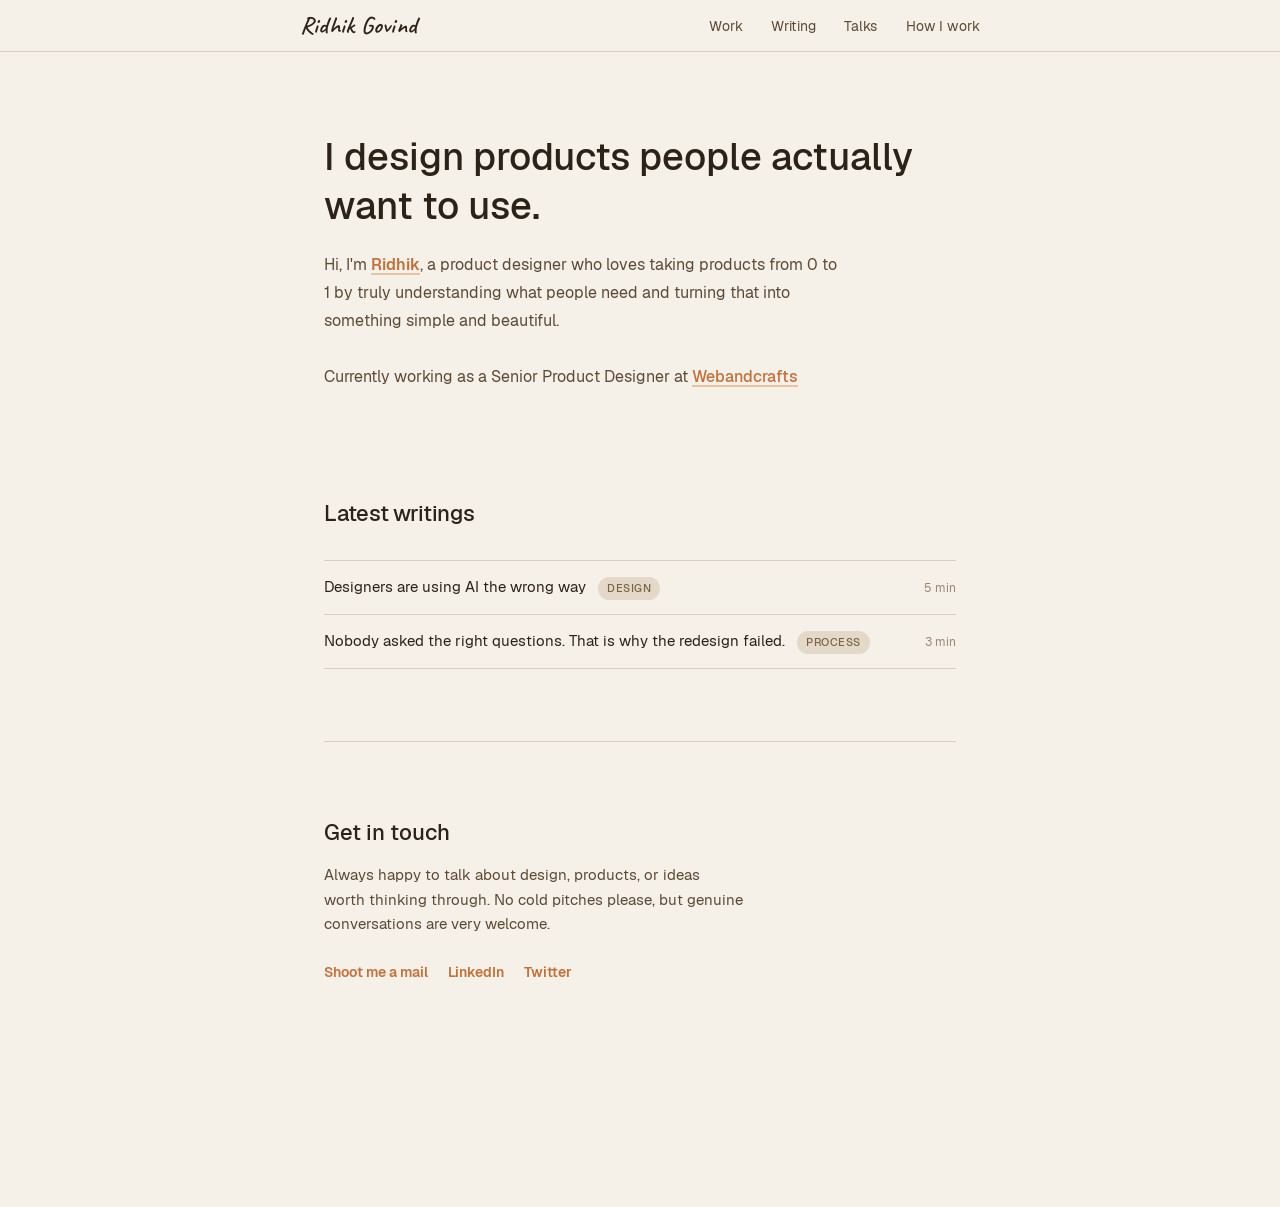
<file: index.html>
<!DOCTYPE html>
<html lang="en">

<head>
  <!-- Primary Meta Tags -->
  <meta charset="UTF-8" />
  <meta name="viewport" content="width=device-width, initial-scale=1.0" />
  <title>Ridhik Govind — Product Designer </title>
  <meta name="title" content="Ridhik Govind - Product Designer" />
  <meta name="description" content="I design products people actually want to use." />
  <meta name="keywords"
    content="product designer, UI UX designer, product designer India, Ridhik Govind, senior product designer, UX designer , product design portfolio" />
  <meta name="author" content="Ridhik Govind" />
  <meta name="robots" content="index, follow" />
  <link rel="canonical" href="https://ridhikgovind.com/" />

  <!-- Open Graph / Facebook / LinkedIn -->
  <meta property="og:type" content="website" />
  <meta property="og:url" content="https://ridhikgovind.com/" />
  <meta property="og:title" content="Ridhik Govind - Product Designer" />
  <meta property="og:description" content="I design products people actually want to use." />
  <meta property="og:image" content="https://ridhikgovind.com/assets/images/ridhikgovind-og-image.jpg" />
  <meta property="og:image:width" content="1200" />
  <meta property="og:image:height" content="630" />
  <meta property="og:site_name" content="Ridhik Govind" />
  <meta property="og:locale" content="en_IN" />

  <!-- Twitter Card -->
  <meta name="twitter:card" content="summary_large_image" />
  <meta name="twitter:url" content="https://ridhikgovind.com/" />
  <meta name="twitter:title" content="Ridhik Govind - Product Designer" />
  <meta name="twitter:description" content="I design products people actually want to use." />
  <meta name="twitter:image" content="https://ridhikgovind.com/assets/images/ridhikgovind-og-image.jpg" />
  <meta name="twitter:creator" content="@fluffyRidz" />

  <!-- Structured Data / Schema Markup -->
  <script type="application/ld+json">
  {
    "@context": "https://schema.org",
    "@type": "Person",
    "name": "Ridhik Govind",
    "url": "https://ridhikgovind.com",
    "image": "https://ridhikgovind.com/assets/images/ridhikgovind-og-image.jpg",
    "jobTitle": "Product Designer",
    "worksFor": {
      "@type": "Organization",
      "name": "Webandcrafts"
    },
   
    "description": "I design products people actually want to use.",
    "sameAs": [
      "https://in.linkedin.com/in/ridhikgovind",
      "https://x.com/fluffyRidz"
    ]
  }
  </script>

  <!-- Favicon -->
  <link rel="apple-touch-icon" sizes="180x180" href="/assets/icons/apple-touch-icon.png" />
  <link rel="icon" type="image/png" sizes="32x32" href="/assets/icons/favicon-32x32.png" />
  <link rel="icon" type="image/png" sizes="16x16" href="/assets/icons/favicon-16x16.png" />
    <meta name="apple-mobile-web-app-title" content="Ridhik" />
  <link rel="icon" type="image/png" sizes="96x96" href="/assets/icons/favicon-96x96.png" />
  <link rel="icon" type="image/svg+xml" href="/assets/icons/favicon.svg" />
  <link rel="manifest" href="/assets/icons/site.webmanifest" />
  <link rel="shortcut icon" href="/assets/icons/favicon.ico" />

  <meta name="google-site-verification" content="zY6E53XG6cckX6e8xmNM_HsmLhy0-U05F5mhM4EW5MM" />

  <link rel="stylesheet" href="styles.css">
</head>

<body>

  <!-- NAV -->
  <nav>
    <a href="/" class="nav-name">Ridhik Govind</a>
    <ul class="nav-links">
      <li><a href="work.html">Work</a></li>
      <li><a href="writing.html">Writing</a></li>
      <li><a href="talks.html">Talks</a></li>
      <li><a href="how-i-work.html">How I work</a></li>
    </ul>
  </nav>


  <main>

    <!-- HERO -->
    <section class="hero">
      <h1 class="hero-greeting">
        I design products people actually want to use.
      </h1>
      <p class="hero-sub">
        Hi, I'm <span class="hero-name-hover">Ridhik</span>, a product designer who loves taking products from 0 to 1 by
        truly understanding what people need
        and turning that into something simple and beautiful. <br><br>

        <span>Currently working as a Senior Product Designer at <span class="hero-wac-hover">Webandcrafts</span></span>
      </p>




      <!-- WRITING -->
      <section id="writing">
        <h2 class="section-label">Latest writings</h2>
        <div class="essay-list">

          <a href="content/writing/designers-using-ai-wrong.html" class="essay-item">
            <div class="essay-left">
              <span class="essay-title">Designers are using AI the wrong way</span>
              <span class="essay-tag">Design</span>
            </div>
            <span class="essay-reads">5 min</span>
          </a>

          <a href="content/writing/nobody-asked-the-right-questions.html" class="essay-item">
            <div class="essay-left">
              <span class="essay-title">Nobody asked the right questions. That is why the redesign failed.</span>
              <span class="essay-tag">Process</span>
            </div>
            <span class="essay-reads">3 min</span>
          </a>

        </div>
        <!-- <a href="writing.html" class="view-all">View all <span>→</span></a> -->
      </section>



      <!-- CONTACT -->
      <section id="contact">
        <h2 class="contact-heading">Get in touch</h2>
        <p class="contact-sub">
          Always happy to talk about design, products, or ideas worth thinking through. No cold pitches please, but
          genuine conversations are very welcome.
        </p>
        <div class="contact-links">
          <a href="mailto:ridhik.work@gmail.com">Shoot me a mail</a>
          <a href="https://in.linkedin.com/in/ridhikgovind" target="_blank" rel="noopener noreferrer">LinkedIn</a>
          <a href="https://x.com/fluffyRidz" target="_blank" rel="noopener noreferrer">Twitter</a>
          <!-- <a href="about.html">About</a> -->

        </div>
      </section>

  </main>

  <!-- FOOTER -->
  <footer>
    <span>© <span id="year">2025</span> Ridhik Govind</span>
    <span id="footer-quip"></span>
  </footer>

  <script>
    document.getElementById('year').textContent = new Date().getFullYear();

    const quips = [
      "Still not sure if that padding is right.",
      "The client wanted it blue. We compromised.",
      "Shipped it anyway.",
      "Somewhere between the brief and Figma, the truth lives.",
      "The design was perfect. Then the meeting happened.",
      "Built with too much tea and not enough sleep.",
      "The first version was worse. Trust me.",
      "Figma crashed twice making this.",
      "The font took longer to pick than the layout.",
      "Designed by someone who still zooms into pixels at 3am.",
      "The PM said two weeks. It took four. Worth it.",
      "Every screen you see went through at least five bad versions first.",
      "I almost went with a different shade of brown.",
      "Designed in Kerala, overthought everywhere.",
      "The spacing is intentional. Mostly."
    ];
    document.getElementById("footer-quip").textContent = quips[Math.floor(Math.random() * quips.length)];
  </script>

</body>

</html>
</file>
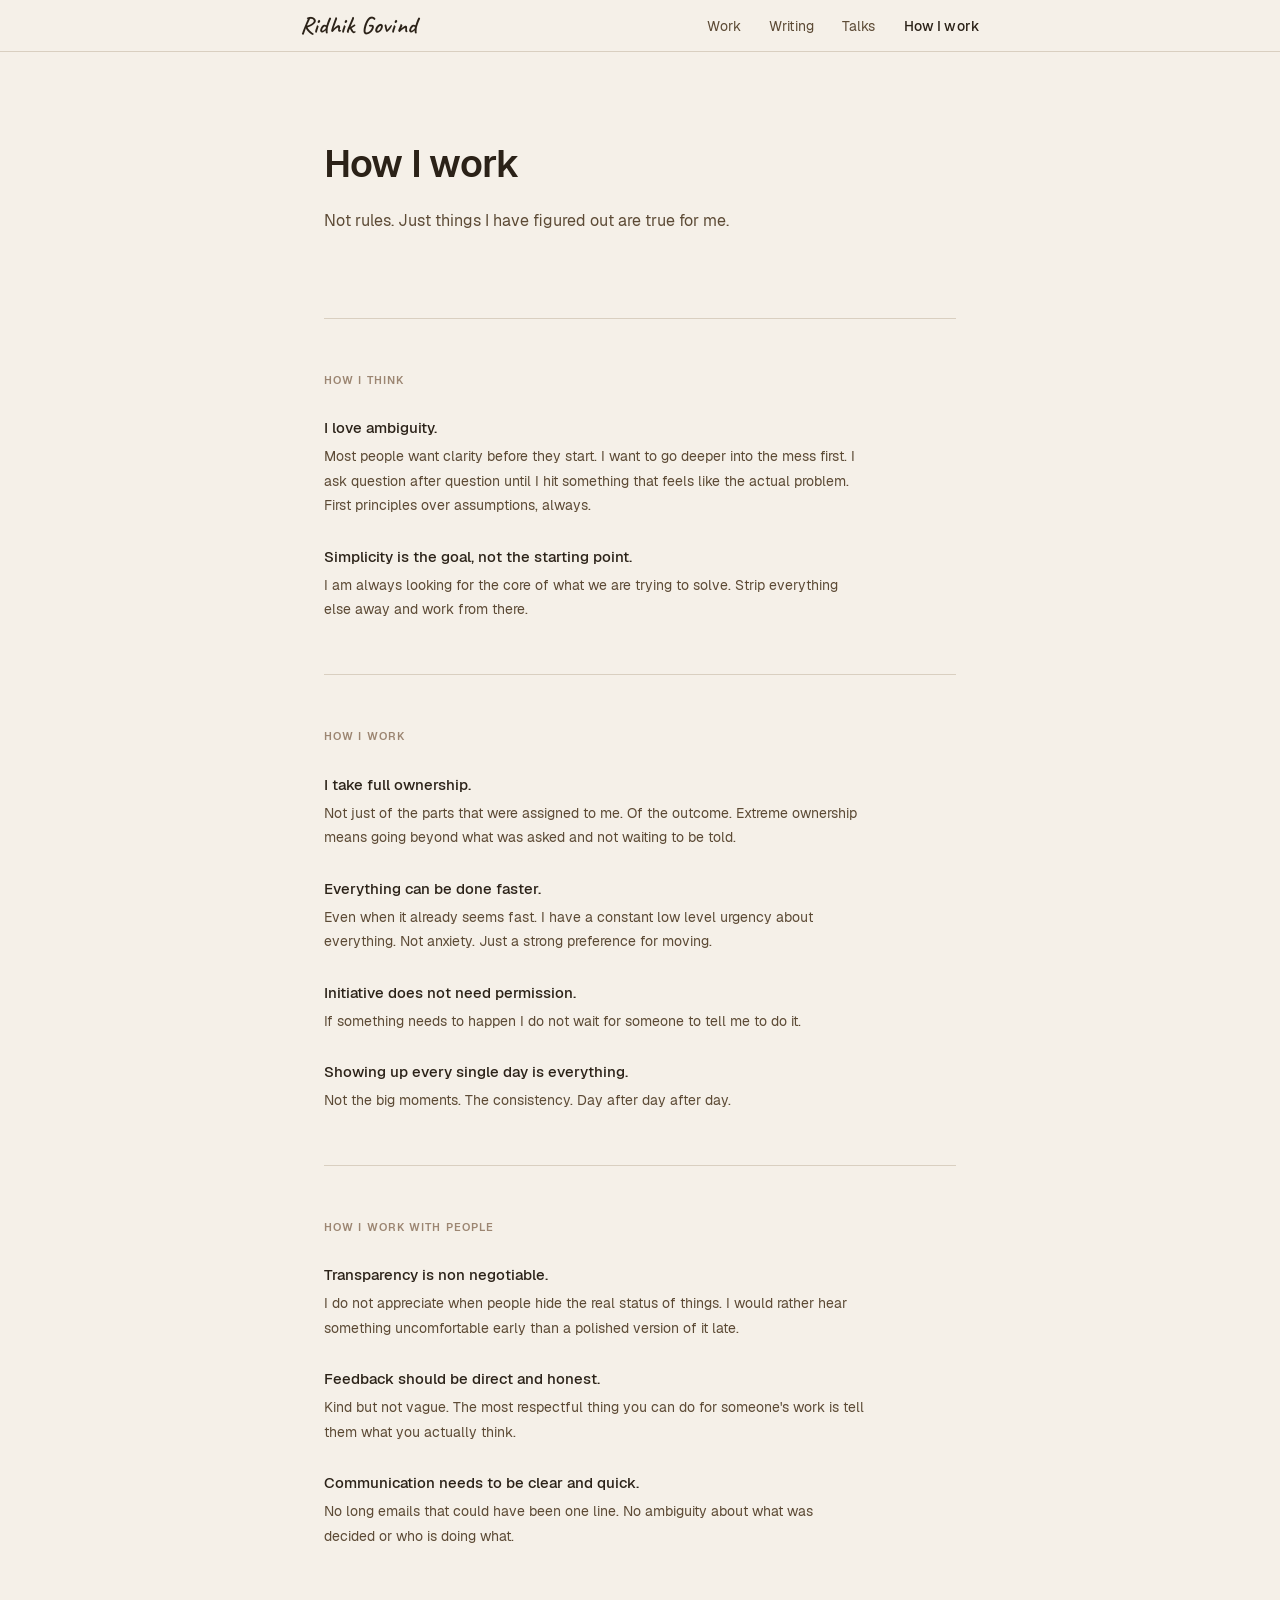
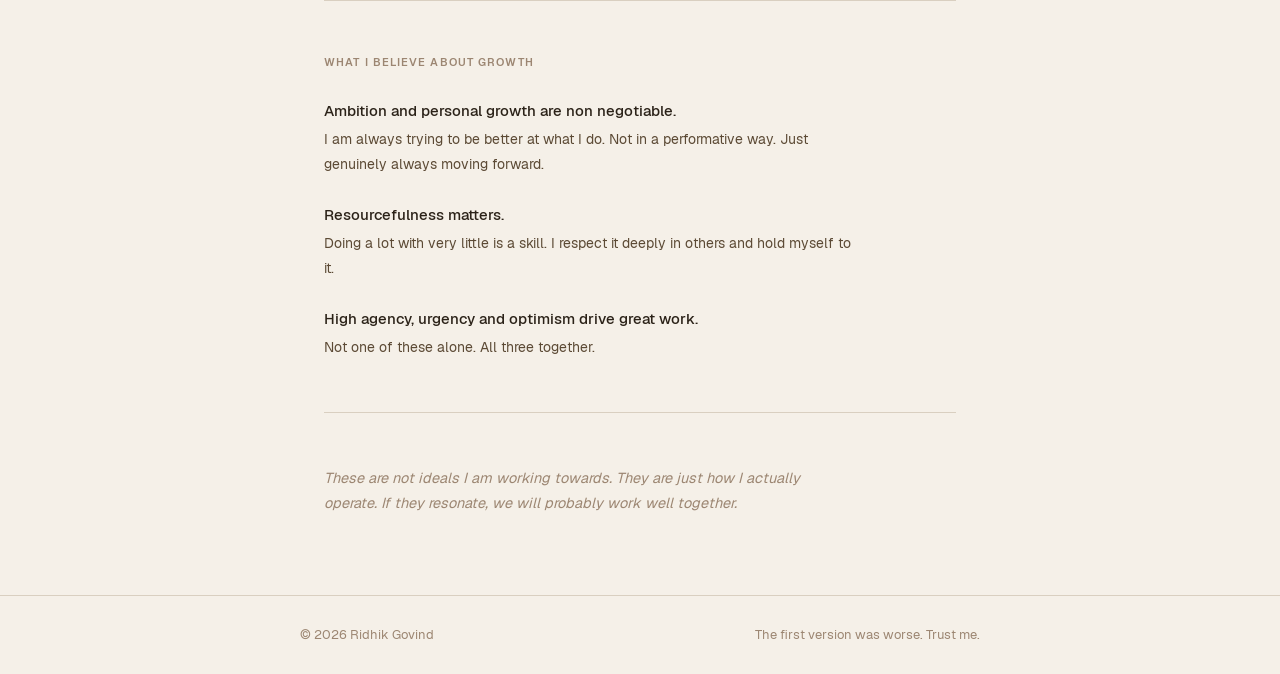
<file: how-i-work.html>
<!DOCTYPE html>
<html lang="en">

<head>
  <meta charset="UTF-8" />
  <meta name="viewport" content="width=device-width, initial-scale=1.0" />
  <title>How I Work — Ridhik Govind</title>
  <meta name="description" content="How Ridhik Govind thinks, works, and collaborates. Not rules. Just things figured out to be true." />
  <!-- Favicon -->
  <link rel="apple-touch-icon" sizes="180x180" href="/assets/icons/apple-touch-icon.png" />
  <link rel="icon" type="image/png" sizes="32x32" href="/assets/icons/favicon-32x32.png" />
  <link rel="icon" type="image/png" sizes="16x16" href="/assets/icons/favicon-16x16.png" />
    <meta name="apple-mobile-web-app-title" content="Ridhik" />
  <link rel="icon" type="image/png" sizes="96x96" href="/assets/icons/favicon-96x96.png" />
  <link rel="icon" type="image/svg+xml" href="/assets/icons/favicon.svg" />
  <link rel="manifest" href="/assets/icons/site.webmanifest" />
  <link rel="shortcut icon" href="/assets/icons/favicon.ico" />

  <link rel="stylesheet" href="styles.css">
</head>

<body>

  <!-- NAV -->
  <nav>
    <a href="/" class="nav-name">Ridhik Govind</a>
    <ul class="nav-links">
      <li><a href="work.html">Work</a></li>
      <li><a href="writing.html">Writing</a></li>
      <li><a href="talks.html">Talks</a></li>
      <li><a href="how-i-work.html" class="nav-active">How I work</a></li>
    </ul>
  </nav>

  <main>

    <!-- PAGE HEADER -->
    <section class="page-hero">
      <h1 class="page-title">How I work</h1>
      <p class="page-sub">Not rules. Just things I have figured out are true for me.</p>
    </section>

    <!-- PRINCIPLES SECTIONS -->
    <div class="hiw-sections">

      <section class="hiw-section">
        <h2 class="hiw-section-label">How I think</h2>
        <div class="hiw-items">

          <div class="hiw-item">
            <h3 class="hiw-item-title">I love ambiguity.</h3>
            <p class="hiw-item-body">Most people want clarity before they start. I want to go deeper into the mess first. I ask question after question until I hit something that feels like the actual problem. First principles over assumptions, always.</p>
          </div>

          <div class="hiw-item">
            <h3 class="hiw-item-title">Simplicity is the goal, not the starting point.</h3>
            <p class="hiw-item-body">I am always looking for the core of what we are trying to solve. Strip everything else away and work from there.</p>
          </div>

        </div>
      </section>

      <section class="hiw-section">
        <h2 class="hiw-section-label">How I work</h2>
        <div class="hiw-items">

          <div class="hiw-item">
            <h3 class="hiw-item-title">I take full ownership.</h3>
            <p class="hiw-item-body">Not just of the parts that were assigned to me. Of the outcome. Extreme ownership means going beyond what was asked and not waiting to be told.</p>
          </div>

          <div class="hiw-item">
            <h3 class="hiw-item-title">Everything can be done faster.</h3>
            <p class="hiw-item-body">Even when it already seems fast. I have a constant low level urgency about everything. Not anxiety. Just a strong preference for moving.</p>
          </div>

          <div class="hiw-item">
            <h3 class="hiw-item-title">Initiative does not need permission.</h3>
            <p class="hiw-item-body">If something needs to happen I do not wait for someone to tell me to do it.</p>
          </div>

          <div class="hiw-item">
            <h3 class="hiw-item-title">Showing up every single day is everything.</h3>
            <p class="hiw-item-body">Not the big moments. The consistency. Day after day after day.</p>
          </div>

        </div>
      </section>

      <section class="hiw-section">
        <h2 class="hiw-section-label">How I work with people</h2>
        <div class="hiw-items">

          <div class="hiw-item">
            <h3 class="hiw-item-title">Transparency is non negotiable.</h3>
            <p class="hiw-item-body">I do not appreciate when people hide the real status of things. I would rather hear something uncomfortable early than a polished version of it late.</p>
          </div>

          <div class="hiw-item">
            <h3 class="hiw-item-title">Feedback should be direct and honest.</h3>
            <p class="hiw-item-body">Kind but not vague. The most respectful thing you can do for someone's work is tell them what you actually think.</p>
          </div>

          <div class="hiw-item">
            <h3 class="hiw-item-title">Communication needs to be clear and quick.</h3>
            <p class="hiw-item-body">No long emails that could have been one line. No ambiguity about what was decided or who is doing what.</p>
          </div>

        </div>
      </section>

      <section class="hiw-section">
        <h2 class="hiw-section-label">What I believe about growth</h2>
        <div class="hiw-items">

          <div class="hiw-item">
            <h3 class="hiw-item-title">Ambition and personal growth are non negotiable.</h3>
            <p class="hiw-item-body">I am always trying to be better at what I do. Not in a performative way. Just genuinely always moving forward.</p>
          </div>

          <div class="hiw-item">
            <h3 class="hiw-item-title">Resourcefulness matters.</h3>
            <p class="hiw-item-body">Doing a lot with very little is a skill. I respect it deeply in others and hold myself to it.</p>
          </div>

          <div class="hiw-item">
            <h3 class="hiw-item-title">High agency, urgency and optimism drive great work.</h3>
            <p class="hiw-item-body">Not one of these alone. All three together.</p>
          </div>

        </div>
      </section>

    </div>

    <!-- CLOSING LINE -->
    <section class="hiw-closing">
      <p class="hiw-closing-text">These are not ideals I am working towards. They are just how I actually operate. If they resonate, we will probably work well together.</p>
    </section>

  </main>

  <!-- FOOTER -->
  <footer>
    <span>© <span id="year">2025</span> Ridhik Govind</span>
    <span id="footer-quip"></span>
  </footer>

  <script>
    document.getElementById('year').textContent = new Date().getFullYear();

    const quips = [
      "Still not sure if that padding is right.",
      "The client wanted it blue. We compromised.",
      "Shipped it anyway.",
      "Somewhere between the brief and Figma, the truth lives.",
      "The design was perfect. Then the meeting happened.",
      "Built with too much tea and not enough sleep.",
      "The first version was worse. Trust me.",
      "Figma crashed twice making this.",
      "The font took longer to pick than the layout.",
      "Designed by someone who still zooms into pixels at 3am.",
      "The PM said two weeks. It took four. Worth it.",
      "Every screen you see went through at least five bad versions first.",
      "I almost went with a different shade of brown.",
      "Designed in Kerala, overthought everywhere.",
      "The spacing is intentional. Mostly."
    ];
    document.getElementById("footer-quip").textContent = quips[Math.floor(Math.random() * quips.length)];
  </script>

</body>

</html>
</file>
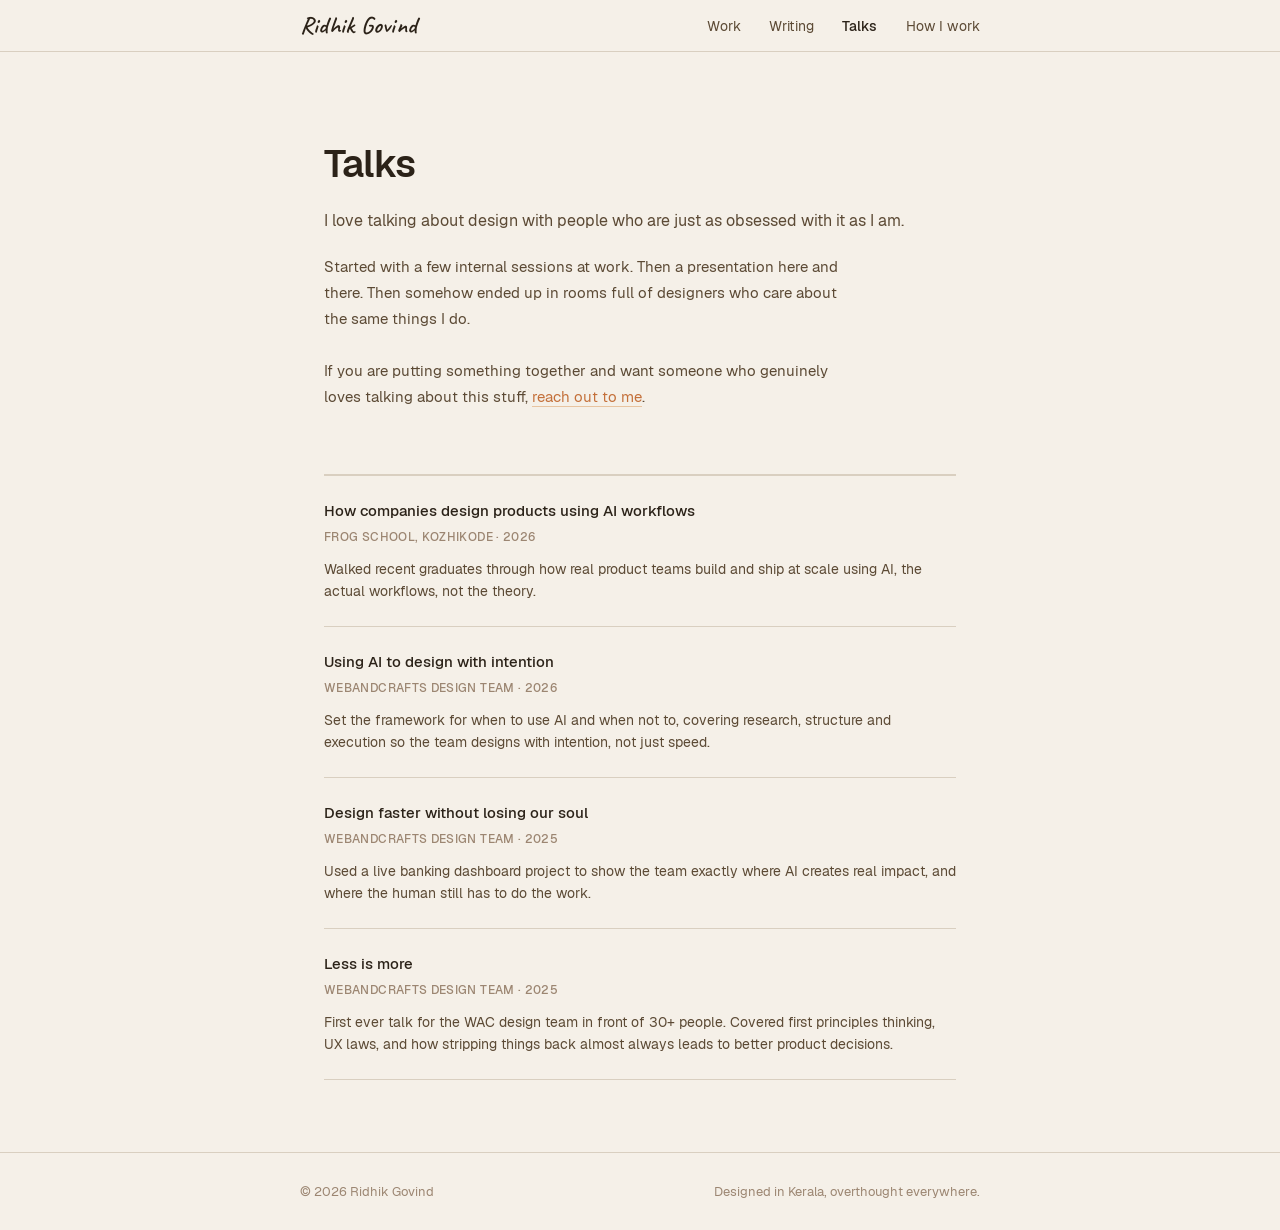
<file: talks.html>
<!DOCTYPE html>
<html lang="en">

<head>
  <meta charset="UTF-8" />
  <meta name="viewport" content="width=device-width, initial-scale=1.0" />
  <title>Talks — Ridhik Govind</title>
  <meta name="description"
    content="Talks by Ridhik Govind — sessions, presentations, and conversations about product design." />
  <!-- Favicon -->
  <link rel="apple-touch-icon" sizes="180x180" href="/assets/icons/apple-touch-icon.png" />
  <link rel="icon" type="image/png" sizes="32x32" href="/assets/icons/favicon-32x32.png" />
  <link rel="icon" type="image/png" sizes="16x16" href="/assets/icons/favicon-16x16.png" />
    <meta name="apple-mobile-web-app-title" content="Ridhik" />
  <link rel="icon" type="image/png" sizes="96x96" href="/assets/icons/favicon-96x96.png" />
  <link rel="icon" type="image/svg+xml" href="/assets/icons/favicon.svg" />
  <link rel="manifest" href="/assets/icons/site.webmanifest" />
  <link rel="shortcut icon" href="/assets/icons/favicon.ico" />

  <link rel="stylesheet" href="styles.css">
</head>

<body>

  <!-- NAV -->
  <nav>
    <a href="/" class="nav-name">Ridhik Govind</a>
    <ul class="nav-links">
      <li><a href="work.html">Work</a></li>
      <li><a href="writing.html">Writing</a></li>
      <li><a href="talks.html" class="nav-active">Talks</a></li>
      <li><a href="how-i-work.html">How I work</a></li>
    </ul>
  </nav>


  <main>

    <!-- PAGE HEADER -->
    <section class="page-hero">
      <h1 class="page-title">Talks</h1>
      <p class="page-sub">I love talking about design with people who are just as obsessed with it as I am.</p>
      <p class="page-body">
        Started with a few internal sessions at work. Then a presentation here and there. Then somehow ended up in rooms
        full of designers who care about the same things I do.<br><br>
        If you are putting something together and want someone who genuinely loves talking about this stuff, <a
          href="mailto:ridhik.work@gmail.com">reach out to me</a>.
      </p>

    </section>

    <!-- TALKS LIST -->
    <section class="talks-section">
      <div class="talk-list">

        <div class="talk-item">
          <div class="talk-main">
            <span class="talk-title">How companies design products using AI workflows</span>
            <span class="talk-meta">Frog School, Kozhikode · 2026</span>
            <span class="talk-desc">Walked recent graduates through how real product teams build and ship at scale using
              AI, the actual workflows, not the theory.</span>
          </div>
        </div>

        <div class="talk-item">
          <div class="talk-main">
            <span class="talk-title">Using AI to design with intention</span>
            <span class="talk-meta">Webandcrafts Design Team · 2026</span>
            <span class="talk-desc">Set the framework for when to use AI and when not to, covering research, structure
              and execution so the team designs with intention, not just speed.</span>
          </div>
        </div>

        <div class="talk-item">
          <div class="talk-main">
            <span class="talk-title">Design faster without losing our soul</span>
            <span class="talk-meta">Webandcrafts Design Team · 2025</span>
            <span class="talk-desc">Used a live banking dashboard project to show the team exactly where AI creates real
              impact, and where the human still has to do the work.</span>
          </div>
        </div>

        <div class="talk-item">
          <div class="talk-main">
            <span class="talk-title">Less is more</span>
            <span class="talk-meta">Webandcrafts Design Team · 2025</span>
            <span class="talk-desc">First ever talk for the WAC design team in front of 30+ people. Covered first
              principles thinking, UX laws, and how stripping things back almost always leads to better product
              decisions.</span>
          </div>
        </div>


      </div>
    </section>

  </main>

  <!-- FOOTER -->
  <footer>
    <span>© <span id="year">2025</span> Ridhik Govind</span>
    <span id="footer-quip"></span>
  </footer>

  <script>
    document.getElementById('year').textContent = new Date().getFullYear();

    const quips = [
      "Still not sure if that padding is right.",
      "The client wanted it blue. We compromised.",
      "Shipped it anyway.",
      "Somewhere between the brief and Figma, the truth lives.",
      "The design was perfect. Then the meeting happened.",
      "Built with too much tea and not enough sleep.",
      "The first version was worse. Trust me.",
      "Figma crashed twice making this.",
      "The font took longer to pick than the layout.",
      "Designed by someone who still zooms into pixels at 3am.",
      "The PM said two weeks. It took four. Worth it.",
      "Every screen you see went through at least five bad versions first.",
      "I almost went with a different shade of brown.",
      "Designed in Kerala, overthought everywhere.",
      "The spacing is intentional. Mostly."
    ];
    document.getElementById("footer-quip").textContent = quips[Math.floor(Math.random() * quips.length)];
  </script>

</body>

</html>
</file>
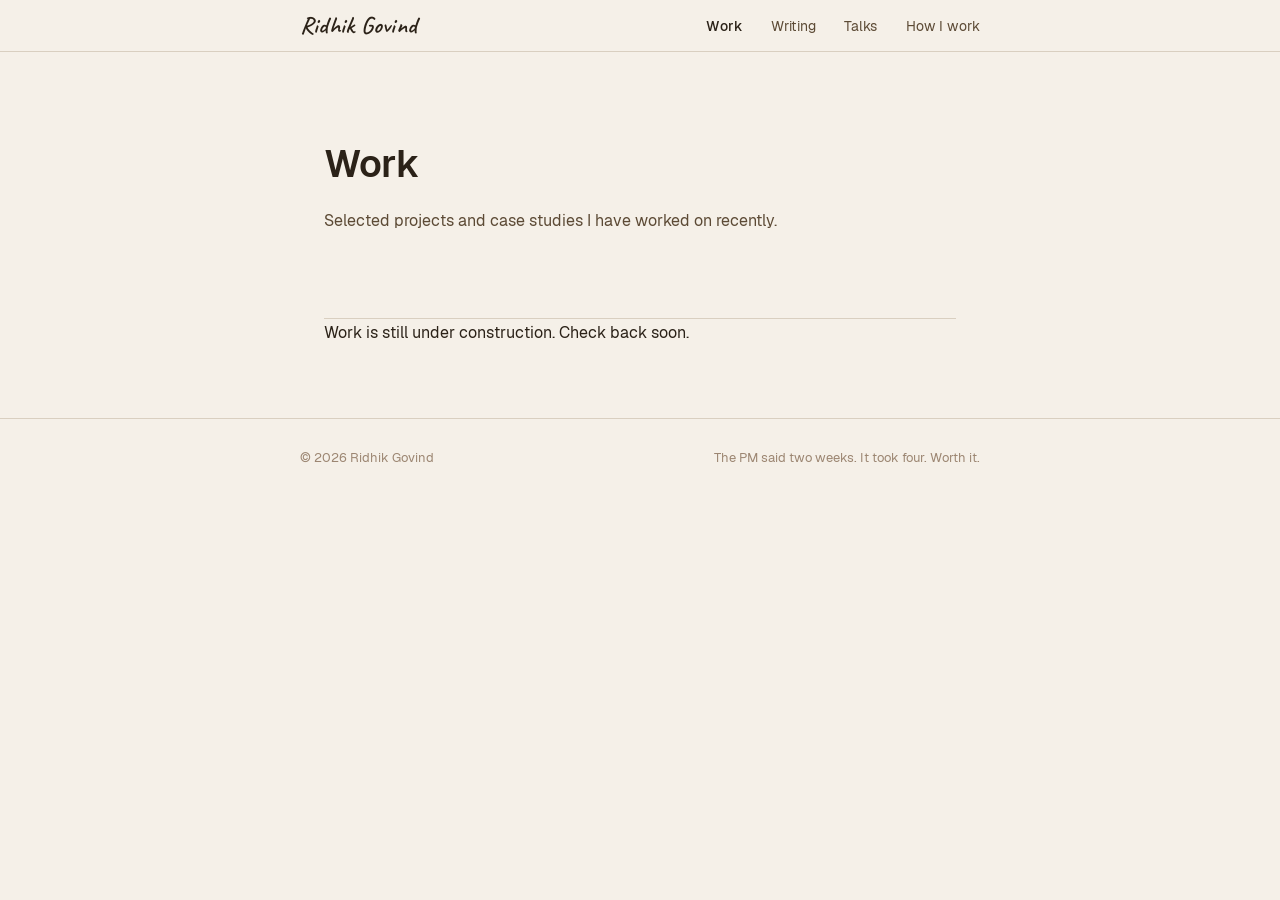
<file: work.html>
<!DOCTYPE html>
<html lang="en">

<head>
  <meta charset="UTF-8" />
  <meta name="viewport" content="width=device-width, initial-scale=1.0" />
  <title>Work — Ridhik Govind</title>
  <meta name="description" content="Selected projects and case studies by Ridhik Govind." />

  <!-- Favicon -->
  <link rel="apple-touch-icon" sizes="180x180" href="/assets/icons/apple-touch-icon.png" />
  <link rel="icon" type="image/png" sizes="32x32" href="/assets/icons/favicon-32x32.png" />
  <link rel="icon" type="image/png" sizes="16x16" href="/assets/icons/favicon-16x16.png" />
    <meta name="apple-mobile-web-app-title" content="Ridhik" />
  <link rel="icon" type="image/png" sizes="96x96" href="/assets/icons/favicon-96x96.png" />
  <link rel="icon" type="image/svg+xml" href="/assets/icons/favicon.svg" />
  <link rel="manifest" href="/assets/icons/site.webmanifest" />
  <link rel="shortcut icon" href="/assets/icons/favicon.ico" />

  <link rel="stylesheet" href="styles.css">
</head>

<body>

  <!-- NAV -->
  <nav>
    <a href="/" class="nav-name">Ridhik Govind</a>
    <ul class="nav-links">
      <li><a href="work.html" class="nav-active">Work</a></li>
      <li><a href="writing.html">Writing</a></li>
      <li><a href="talks.html">Talks</a></li>
      <li><a href="how-i-work.html">How I work</a></li>
    </ul>
  </nav>

  <main>

    <!-- PAGE HEADER -->
    <section class="page-hero">
      <h1 class="page-title">Work</h1>
      <p class="page-sub">Selected projects and case studies I have worked on recently.</p>
    </section>

    <!-- WORK LIST -->
    <section class="work-section">
      <div class="work-list">


        Work is still under construction. Check back soon.

        <!-- <a href="#" class="work-item">
          <div class="work-image-container">
           
            <img src="https://placehold.co/1200x750/ede5d4/c4703a?text=Dashboard App 1" alt="Dashboard 1">
          </div>
          <div class="work-details">
            <div class="work-title-wrapper">
              <span class="work-title">Dashboard App 1</span>
              <span class="work-arrow">→</span>
            </div>
            <span class="essay-tag">Case Study</span>
          </div>
        </a> -->

      </div>
    </section>

  </main>

  <!-- FOOTER -->
  <footer>
    <span>© <span id="year">2025</span> Ridhik Govind</span>
    <span id="footer-quip"></span>
  </footer>

  <script src="scripts/update_footers.js"></script>
  <script>
    document.getElementById('year').textContent = new Date().getFullYear();

    const quips = [
      "Still not sure if that padding is right.",
      "The client wanted it blue. We compromised.",
      "Shipped it anyway.",
      "Somewhere between the brief and Figma, the truth lives.",
      "The design was perfect. Then the meeting happened.",
      "Built with too much tea and not enough sleep.",
      "The first version was worse. Trust me.",
      "Figma crashed twice making this.",
      "The font took longer to pick than the layout.",
      "Designed by someone who still zooms into pixels at 3am.",
      "The PM said two weeks. It took four. Worth it.",
      "Every screen you see went through at least five bad versions first.",
      "I almost went with a different shade of brown.",
      "Designed in Kerala, overthought everywhere.",
      "The spacing is intentional. Mostly."
    ];
    document.getElementById("footer-quip").textContent = quips[Math.floor(Math.random() * quips.length)];
  </script>

</body>

</html>
</file>
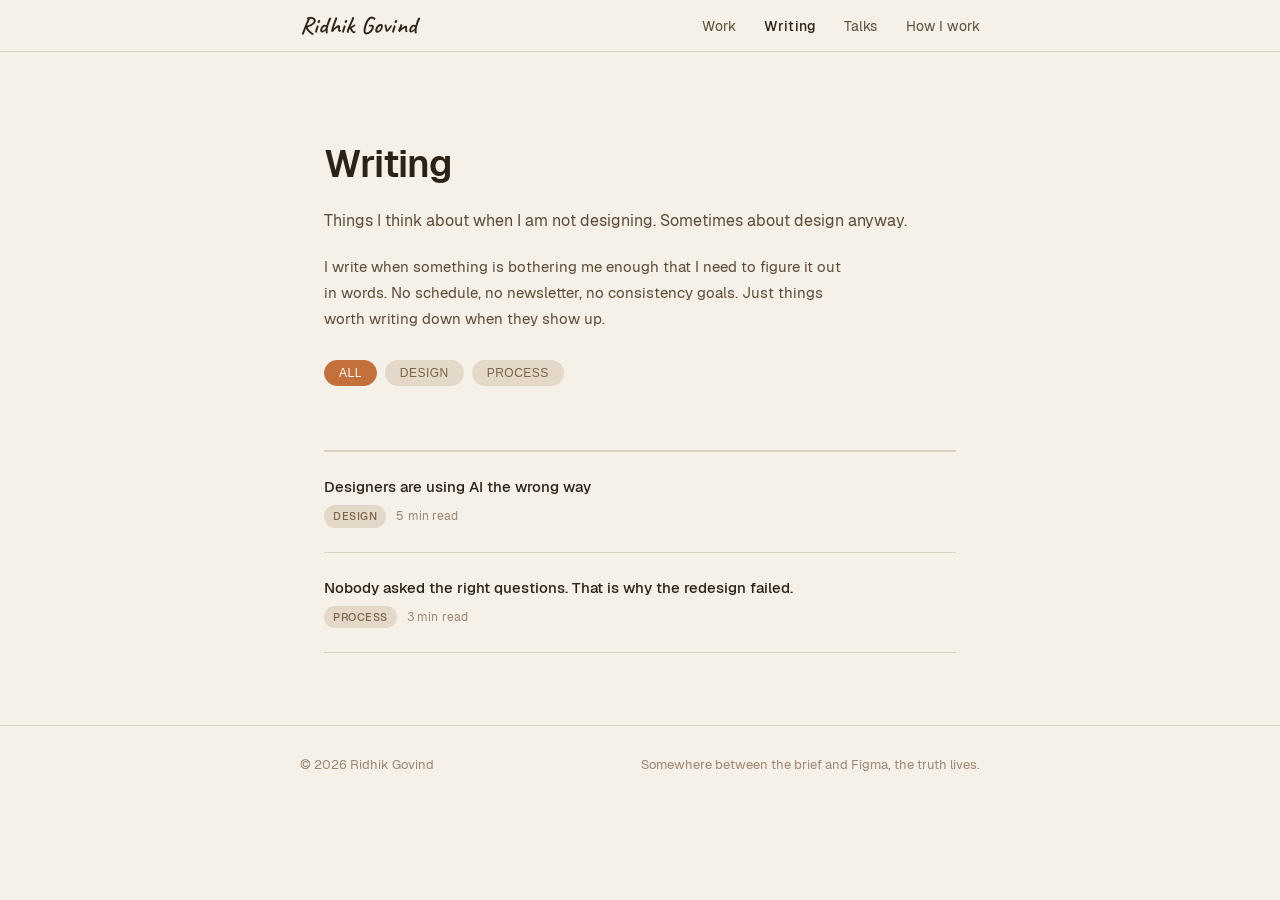
<file: writing.html>
<!DOCTYPE html>
<html lang="en">

<head>
  <meta charset="UTF-8" />
  <meta name="viewport" content="width=device-width, initial-scale=1.0" />
  <title>Writing — Ridhik Govind</title>
  <meta name="description"
    content="Essays and notes by Ridhik Govind on design, AI, process, and the things worth thinking about." />
  <!-- Favicon -->
  <link rel="apple-touch-icon" sizes="180x180" href="/assets/icons/apple-touch-icon.png" />
  <link rel="icon" type="image/png" sizes="32x32" href="/assets/icons/favicon-32x32.png" />
  <link rel="icon" type="image/png" sizes="16x16" href="/assets/icons/favicon-16x16.png" />
    <meta name="apple-mobile-web-app-title" content="Ridhik" />
  <link rel="icon" type="image/png" sizes="96x96" href="/assets/icons/favicon-96x96.png" />
  <link rel="icon" type="image/svg+xml" href="/assets/icons/favicon.svg" />
  <link rel="manifest" href="/assets/icons/site.webmanifest" />
  <link rel="shortcut icon" href="/assets/icons/favicon.ico" />

  <link rel="stylesheet" href="styles.css">
</head>

<body>

  <!-- NAV -->
  <nav>
    <a href="/" class="nav-name">Ridhik Govind</a>
    <ul class="nav-links">
      <li><a href="work.html">Work</a></li>
      <li><a href="writing.html" class="nav-active">Writing</a></li>
      <li><a href="talks.html">Talks</a></li>
      <li><a href="how-i-work.html">How I work</a></li>
    </ul>
  </nav>


  <main>

    <!-- PAGE HEADER -->
    <section class="page-hero">
      <h1 class="page-title">Writing</h1>
      <p class="page-sub">Things I think about when I am not designing. Sometimes about design anyway.</p>
      <p class="page-body">
        I write when something is bothering me enough that I need to figure it out in words. No schedule, no newsletter,
        no consistency goals. Just things worth writing down when they show up.
      </p>

      <!-- FILTER TAGS -->
      <div class="filter-tags" id="filters">
        <button class="filter-tag active" data-filter="all">All</button>
        <button class="filter-tag" data-filter="design">Design</button>
        <!-- <button class="filter-tag" data-filter="ai">AI</button> -->
        <button class="filter-tag" data-filter="process">Process</button>
        <!-- <button class="filter-tag" data-filter="career">Career</button> -->
      </div>
    </section>

    <!-- ESSAY LIST -->
    <section class="essays-full-section">
      <div class="essay-full-list" id="essayList">

        <a href="content/writing/designers-using-ai-wrong.html" class="essay-full-item" data-category="design">
          <div class="essay-full-top">
            <span class="essay-full-title">Designers are using AI the wrong way</span>
          </div>
          <div class="essay-full-meta">
            <span class="essay-tag">Design</span>
            <span class="essay-full-read-time">5 min read</span>
          </div>
        </a>

        <a href="content/writing/nobody-asked-the-right-questions.html" class="essay-full-item" data-category="process">
          <div class="essay-full-top">
            <span class="essay-full-title">Nobody asked the right questions. That is why the redesign failed.</span>
          </div>
          <div class="essay-full-meta">
            <span class="essay-tag">Process</span>
            <span class="essay-full-read-time">3 min read</span>
          </div>
        </a>

      </div>
    </section>

  </main>

  <!-- FOOTER -->
  <footer>
    <span>© <span id="year">2025</span> Ridhik Govind</span>
    <span id="footer-quip"></span>
  </footer>

  <script>
    document.getElementById('year').textContent = new Date().getFullYear();

    const quips = [
      "Still not sure if that padding is right.",
      "The client wanted it blue. We compromised.",
      "Shipped it anyway.",
      "Somewhere between the brief and Figma, the truth lives.",
      "The design was perfect. Then the meeting happened.",
      "Built with too much tea and not enough sleep.",
      "The first version was worse. Trust me.",
      "Figma crashed twice making this.",
      "The font took longer to pick than the layout.",
      "Designed by someone who still zooms into pixels at 3am.",
      "The PM said two weeks. It took four. Worth it.",
      "Every screen you see went through at least five bad versions first.",
      "I almost went with a different shade of brown.",
      "Designed in Kerala, overthought everywhere.",
      "The spacing is intentional. Mostly."
    ];
    document.getElementById("footer-quip").textContent = quips[Math.floor(Math.random() * quips.length)];

    // Filter logic
    const filters = document.querySelectorAll('.filter-tag');
    const essays = document.querySelectorAll('.essay-full-item');

    filters.forEach(btn => {
      btn.addEventListener('click', () => {
        filters.forEach(b => b.classList.remove('active'));
        btn.classList.add('active');

        const filter = btn.dataset.filter;
        essays.forEach(essay => {
          const match = filter === 'all' || essay.dataset.category === filter;
          essay.style.display = match ? '' : 'none';
        });
      });
    });
  </script>

</body>

</html>
</file>
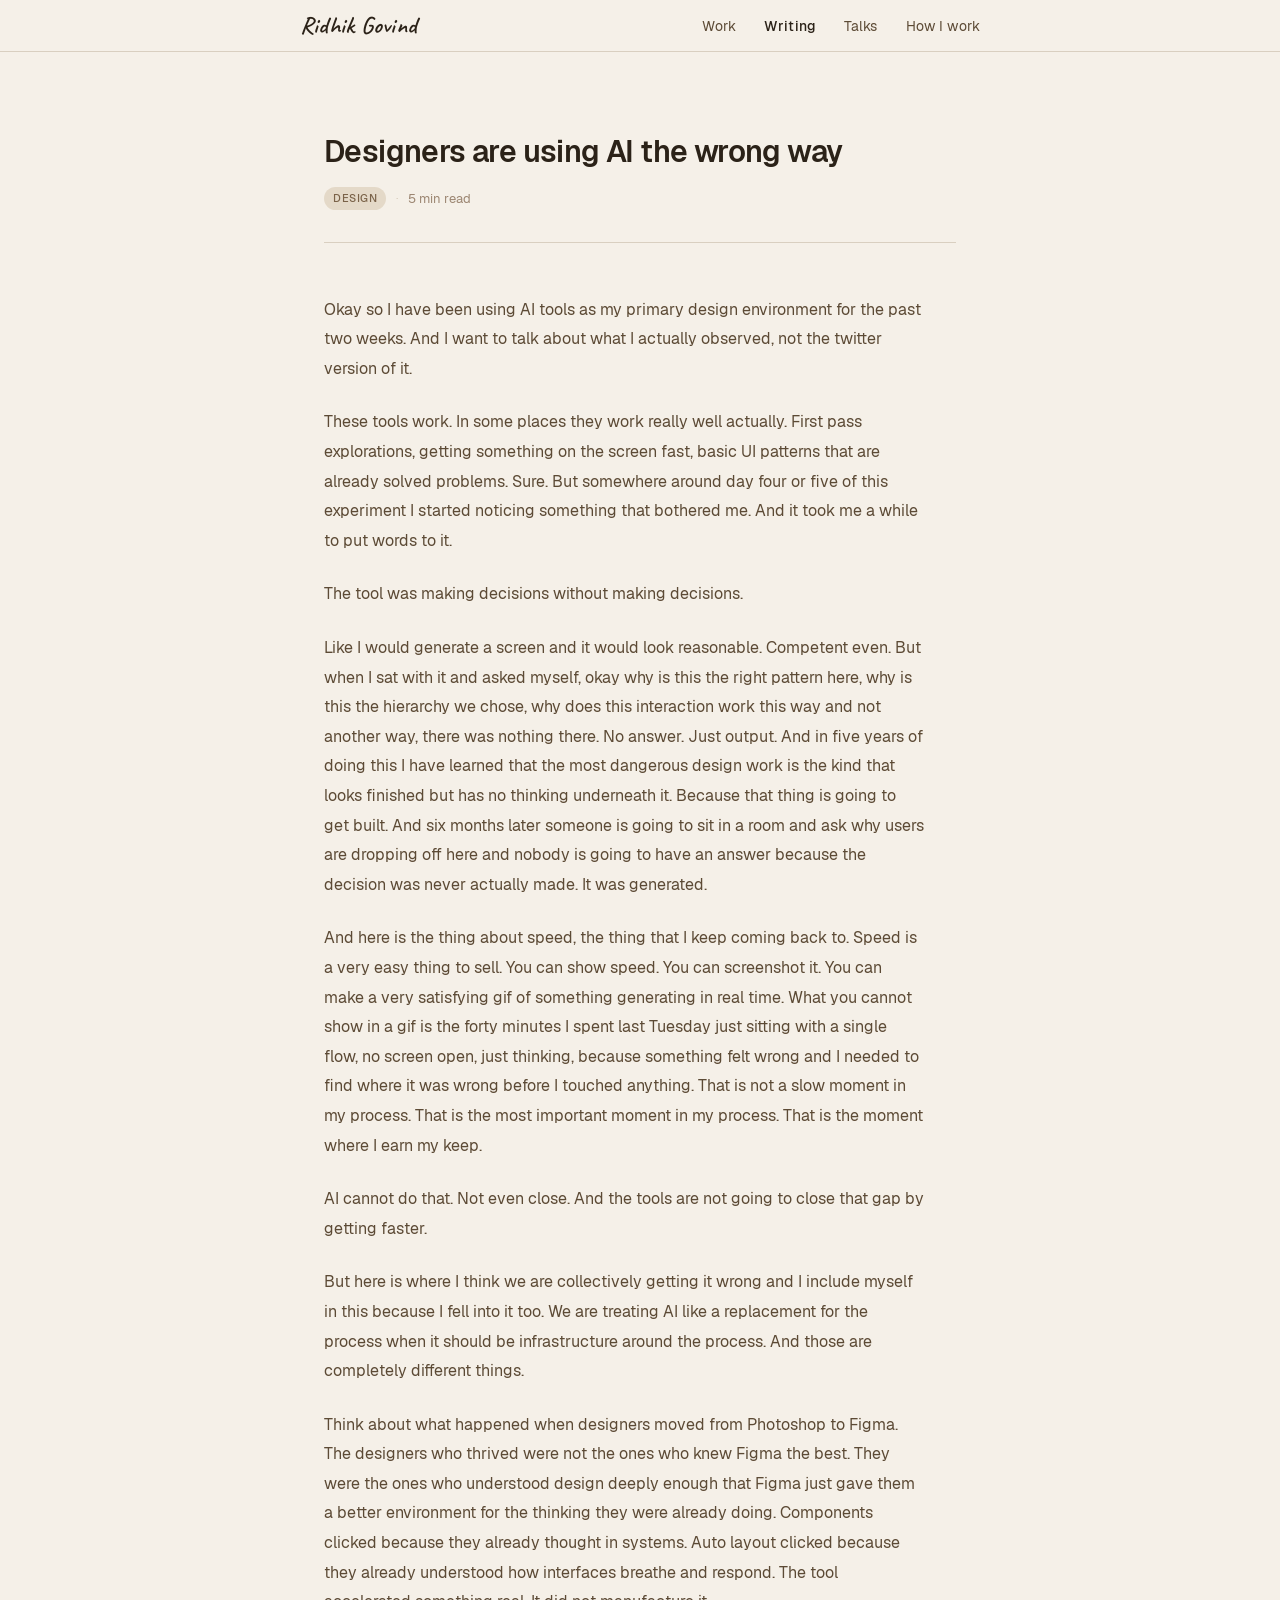
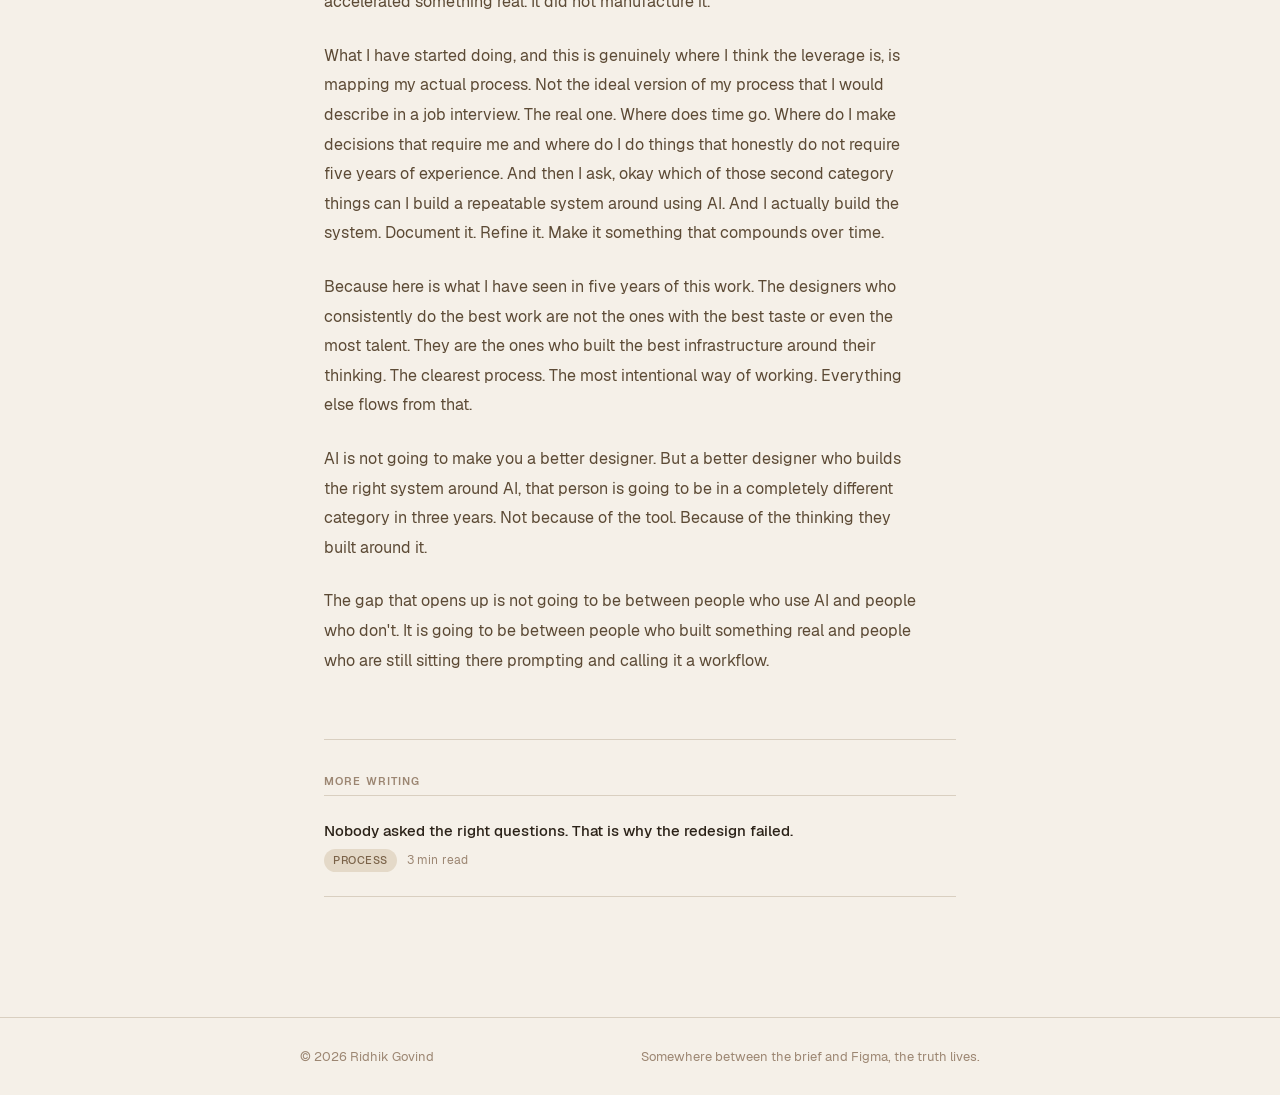
<file: writing/designers-using-ai-wrong.html>
<!DOCTYPE html>
<html lang="en">

<head>
  <meta charset="UTF-8" />
  <meta name="viewport" content="width=device-width, initial-scale=1.0" />
  <title>Designers are using AI the wrong way — Ridhik Govind</title>
  <meta name="description"
    content="We are treating AI like a replacement for the process when it should be infrastructure around the process. And those are completely different things." />
  <!-- Favicon -->
  <link rel="apple-touch-icon" sizes="180x180" href="/apple-touch-icon.png" />
  <link rel="icon" type="image/png" sizes="32x32" href="/favicon-32x32.png" />
  <link rel="icon" type="image/png" sizes="16x16" href="/favicon-16x16.png" />
    <meta name="apple-mobile-web-app-title" content="Ridhik" />
  <link rel="icon" type="image/png" sizes="96x96" href="/favicon-96x96.png" />
  <link rel="icon" type="image/svg+xml" href="/favicon.svg" />
  <link rel="manifest" href="/site.webmanifest" />
  <link rel="shortcut icon" href="/favicon.ico" />

  <link rel="stylesheet" href="../styles.css">
</head>

<body>

  <!-- NAV -->
  <nav>
    <a href="/" class="nav-name">Ridhik Govind</a>
    <ul class="nav-links">
      <li><a href="../work.html">Work</a></li>
      <li><a href="../writing.html" class="nav-active">Writing</a></li>
      <li><a href="../talks.html">Talks</a></li>
      <li><a href="../how-i-work.html">How I work</a></li>
    </ul>
  </nav>

  <main>

    <article class="essay-article">

      <!-- ARTICLE HEADER -->
      <header class="essay-article-header">
        <h1 class="essay-article-title">Designers are using AI the wrong way</h1>
        <div class="essay-article-meta">
          <span class="essay-tag">Design</span>
          <span class="essay-article-divider">·</span>
          <span class="essay-article-read-time">5 min read</span>
        </div>
      </header>

      <!-- ARTICLE BODY -->
      <div class="essay-article-body">

        <p>Okay so I have been using AI tools as my primary design environment for the past two weeks. And I want to
          talk about what I actually observed, not the twitter version of it.</p>

        <p>These tools work. In some places they work really well actually. First pass explorations, getting something
          on the screen fast, basic UI patterns that are already solved problems. Sure. But somewhere around day four or
          five of this experiment I started noticing something that bothered me. And it took me a while to put words to
          it.</p>

        <p>The tool was making decisions without making decisions.</p>

        <p>Like I would generate a screen and it would look reasonable. Competent even. But when I sat with it and asked
          myself, okay why is this the right pattern here, why is this the hierarchy we chose, why does this interaction
          work this way and not another way, there was nothing there. No answer. Just output. And in five years of doing
          this I have learned that the most dangerous design work is the kind that looks finished but has no thinking
          underneath it. Because that thing is going to get built. And six months later someone is going to sit in a
          room and ask why users are dropping off here and nobody is going to have an answer because the decision was
          never actually made. It was generated.</p>

        <p>And here is the thing about speed, the thing that I keep coming back to. Speed is a very easy thing to sell.
          You can show speed. You can screenshot it. You can make a very satisfying gif of something generating in real
          time. What you cannot show in a gif is the forty minutes I spent last Tuesday just sitting with a single flow,
          no screen open, just thinking, because something felt wrong and I needed to find where it was wrong before I
          touched anything. That is not a slow moment in my process. That is the most important moment in my process.
          That is the moment where I earn my keep.</p>

        <p>AI cannot do that. Not even close. And the tools are not going to close that gap by getting faster.</p>

        <p>But here is where I think we are collectively getting it wrong and I include myself in this because I fell
          into it too. We are treating AI like a replacement for the process when it should be infrastructure around the
          process. And those are completely different things.</p>

        <p>Think about what happened when designers moved from Photoshop to Figma. The designers who thrived were not
          the ones who knew Figma the best. They were the ones who understood design deeply enough that Figma just gave
          them a better environment for the thinking they were already doing. Components clicked because they already
          thought in systems. Auto layout clicked because they already understood how interfaces breathe and respond.
          The tool accelerated something real. It did not manufacture it.</p>

        <p>What I have started doing, and this is genuinely where I think the leverage is, is mapping my actual process.
          Not the ideal version of my process that I would describe in a job interview. The real one. Where does time
          go. Where do I make decisions that require me and where do I do things that honestly do not require five years
          of experience. And then I ask, okay which of those second category things can I build a repeatable system
          around using AI. And I actually build the system. Document it. Refine it. Make it something that compounds
          over time.</p>

        <p>Because here is what I have seen in five years of this work. The designers who consistently do the best work
          are not the ones with the best taste or even the most talent. They are the ones who built the best
          infrastructure around their thinking. The clearest process. The most intentional way of working. Everything
          else flows from that.</p>

        <p>AI is not going to make you a better designer. But a better designer who builds the right system around AI,
          that person is going to be in a completely different category in three years. Not because of the tool. Because
          of the thinking they built around it.</p>

        <p>The gap that opens up is not going to be between people who use AI and people who don't. It is going to be
          between people who built something real and people who are still sitting there prompting and calling it a
          workflow.</p>

      </div>

      <!-- SUGGESTED + BACK LINK -->
      <div class="essay-article-footer">

        <div class="suggested-section">
          <h2 class="suggested-heading">More writing</h2>
          <div class="essay-full-list">

            <a href="nobody-asked-the-right-questions.html" class="essay-full-item">
              <div class="essay-full-top">
                <span class="essay-full-title">Nobody asked the right questions. That is why the redesign failed.</span>
              </div>
              <div class="essay-full-meta">
                <span class="essay-tag">Process</span>
                <span class="essay-full-read-time">3 min read</span>
              </div>
            </a>

          </div>
        </div>



      </div>

    </article>

  </main>

  <!-- FOOTER -->
  <footer>
    <span>© <span id="year">2025</span> Ridhik Govind</span>
    <span id="footer-quip"></span>
  </footer>

  <script>
    document.getElementById('year').textContent = new Date().getFullYear();

    const quips = [
      "Still not sure if that padding is right.",
      "The client wanted it blue. We compromised.",
      "Shipped it anyway.",
      "Somewhere between the brief and Figma, the truth lives.",
      "The design was perfect. Then the meeting happened.",
      "Built with too much tea and not enough sleep.",
      "The first version was worse. Trust me.",
      "Figma crashed twice making this.",
      "The font took longer to pick than the layout.",
      "Designed by someone who still zooms into pixels at 3am.",
      "The PM said two weeks. It took four. Worth it.",
      "Every screen you see went through at least five bad versions first.",
      "I almost went with a different shade of brown.",
      "Designed in Kerala, overthought everywhere.",
      "The spacing is intentional. Mostly."
    ];
    document.getElementById("footer-quip").textContent = quips[Math.floor(Math.random() * quips.length)];
  </script>

</body>

</html>
</file>
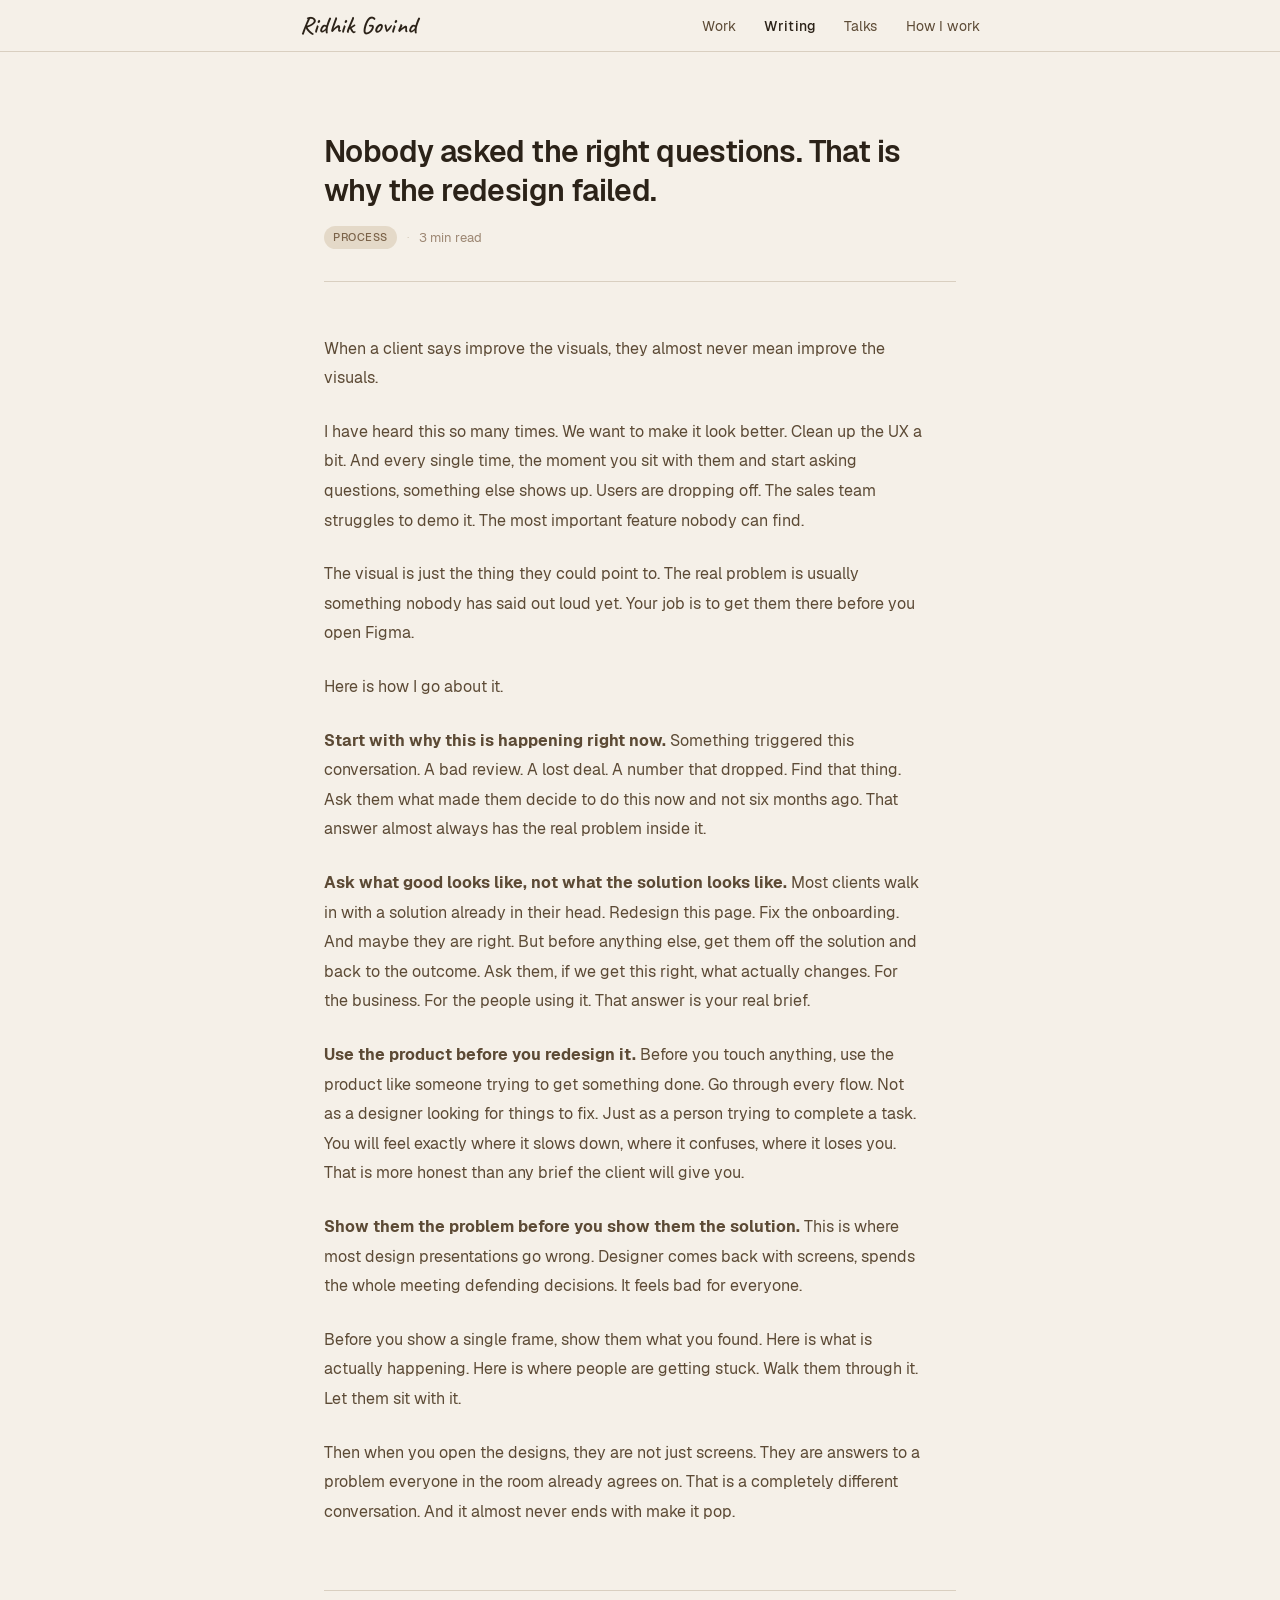
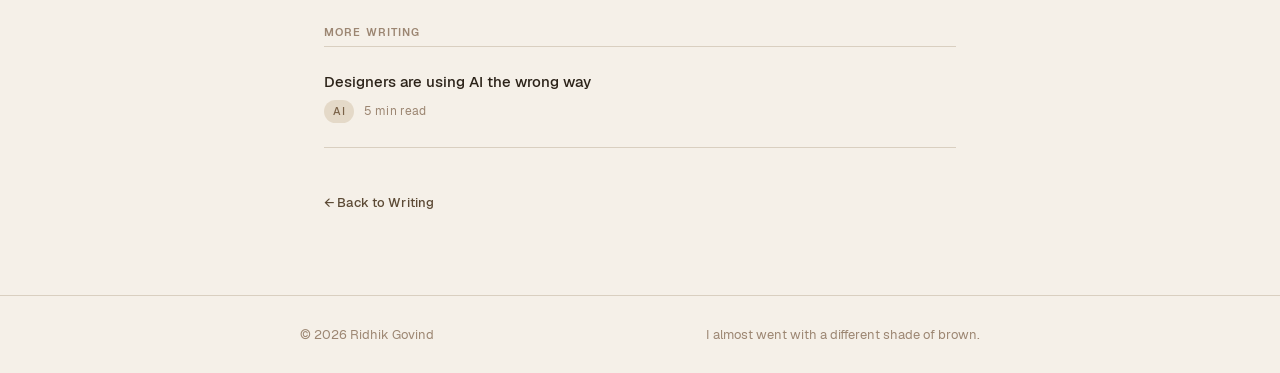
<file: writing/nobody-asked-the-right-questions.html>
<!DOCTYPE html>
<html lang="en">

<head>
  <meta charset="UTF-8" />
  <meta name="viewport" content="width=device-width, initial-scale=1.0" />
  <title>Nobody asked the right questions — Ridhik Govind</title>
  <meta name="description"
    content="When a client says improve the visuals, they almost never mean improve the visuals. Your job is to get to the real problem before you open Figma." />
  <!-- Favicon -->
  <link rel="apple-touch-icon" sizes="180x180" href="/apple-touch-icon.png" />
  <link rel="icon" type="image/png" sizes="32x32" href="/favicon-32x32.png" />
  <link rel="icon" type="image/png" sizes="16x16" href="/favicon-16x16.png" />
    <meta name="apple-mobile-web-app-title" content="Ridhik" />
  <link rel="icon" type="image/png" sizes="96x96" href="/favicon-96x96.png" />
  <link rel="icon" type="image/svg+xml" href="/favicon.svg" />
  <link rel="manifest" href="/site.webmanifest" />
  <link rel="shortcut icon" href="/favicon.ico" />

  <link rel="stylesheet" href="../styles.css">
</head>

<body>

  <!-- NAV -->
  <nav>
    <a href="/" class="nav-name">Ridhik Govind</a>
    <ul class="nav-links">
      <li><a href="../work.html">Work</a></li>
      <li><a href="../writing.html" class="nav-active">Writing</a></li>
      <li><a href="../talks.html">Talks</a></li>
      <li><a href="../how-i-work.html">How I work</a></li>
    </ul>
  </nav>

  <main>

    <article class="essay-article">

      <!-- ARTICLE HEADER -->
      <header class="essay-article-header">
        <h1 class="essay-article-title">Nobody asked the right questions. That is why the redesign failed.</h1>
        <div class="essay-article-meta">
          <span class="essay-tag">Process</span>
          <span class="essay-article-divider">·</span>
          <span class="essay-article-read-time">3 min read</span>
        </div>
      </header>

      <!-- ARTICLE BODY -->
      <div class="essay-article-body">

        <p>When a client says improve the visuals, they almost never mean improve the visuals.</p>

        <p>I have heard this so many times. We want to make it look better. Clean up the UX a bit. And every single
          time, the moment you sit with them and start asking questions, something else shows up. Users are dropping
          off. The sales team struggles to demo it. The most important feature nobody can find.</p>

        <p>The visual is just the thing they could point to. The real problem is usually something nobody has said out
          loud yet. Your job is to get them there before you open Figma.</p>

        <p>Here is how I go about it.</p>

        <p><strong>Start with why this is happening right now.</strong> Something triggered this conversation. A bad
          review. A lost deal. A number that dropped. Find that thing. Ask them what made them decide to do this now and
          not six months ago. That answer almost always has the real problem inside it.</p>

        <p><strong>Ask what good looks like, not what the solution looks like.</strong> Most clients walk in with a
          solution already in their head. Redesign this page. Fix the onboarding. And maybe they are right. But before
          anything else, get them off the solution and back to the outcome. Ask them, if we get this right, what
          actually changes. For the business. For the people using it. That answer is your real brief.</p>

        <p><strong>Use the product before you redesign it.</strong> Before you touch anything, use the product like
          someone trying to get something done. Go through every flow. Not as a designer looking for things to fix. Just
          as a person trying to complete a task. You will feel exactly where it slows down, where it confuses, where it
          loses you. That is more honest than any brief the client will give you.</p>

        <p><strong>Show them the problem before you show them the solution.</strong> This is where most design
          presentations go wrong. Designer comes back with screens, spends the whole meeting defending decisions. It
          feels bad for everyone.</p>

        <p>Before you show a single frame, show them what you found. Here is what is actually happening. Here is where
          people are getting stuck. Walk them through it. Let them sit with it.</p>

        <p>Then when you open the designs, they are not just screens. They are answers to a problem everyone in the room
          already agrees on. That is a completely different conversation. And it almost never ends with make it pop.</p>

      </div>

      <!-- SUGGESTED + BACK LINK -->
      <div class="essay-article-footer">

        <div class="suggested-section">
          <h2 class="suggested-heading">More writing</h2>
          <div class="essay-full-list">

            <a href="designers-using-ai-wrong.html" class="essay-full-item">
              <div class="essay-full-top">
                <span class="essay-full-title">Designers are using AI the wrong way</span>
              </div>
              <div class="essay-full-meta">
                <span class="essay-tag">AI</span>
                <span class="essay-full-read-time">5 min read</span>
              </div>
            </a>

          </div>
        </div>

        <a href="../writing.html" class="essay-back-link">← Back to Writing</a>

      </div>

    </article>

  </main>

  <!-- FOOTER -->
  <footer>
    <span>© <span id="year">2025</span> Ridhik Govind</span>
    <span id="footer-quip"></span>
  </footer>

  <script>
    document.getElementById('year').textContent = new Date().getFullYear();

    const quips = [
      "Still not sure if that padding is right.",
      "The client wanted it blue. We compromised.",
      "Shipped it anyway.",
      "Somewhere between the brief and Figma, the truth lives.",
      "The design was perfect. Then the meeting happened.",
      "Built with too much tea and not enough sleep.",
      "The first version was worse. Trust me.",
      "Figma crashed twice making this.",
      "The font took longer to pick than the layout.",
      "Designed by someone who still zooms into pixels at 3am.",
      "The PM said two weeks. It took four. Worth it.",
      "Every screen you see went through at least five bad versions first.",
      "I almost went with a different shade of brown.",
      "Designed in Kerala, overthought everywhere.",
      "The spacing is intentional. Mostly."
    ];
    document.getElementById("footer-quip").textContent = quips[Math.floor(Math.random() * quips.length)];
  </script>

</body>

</html>
</file>
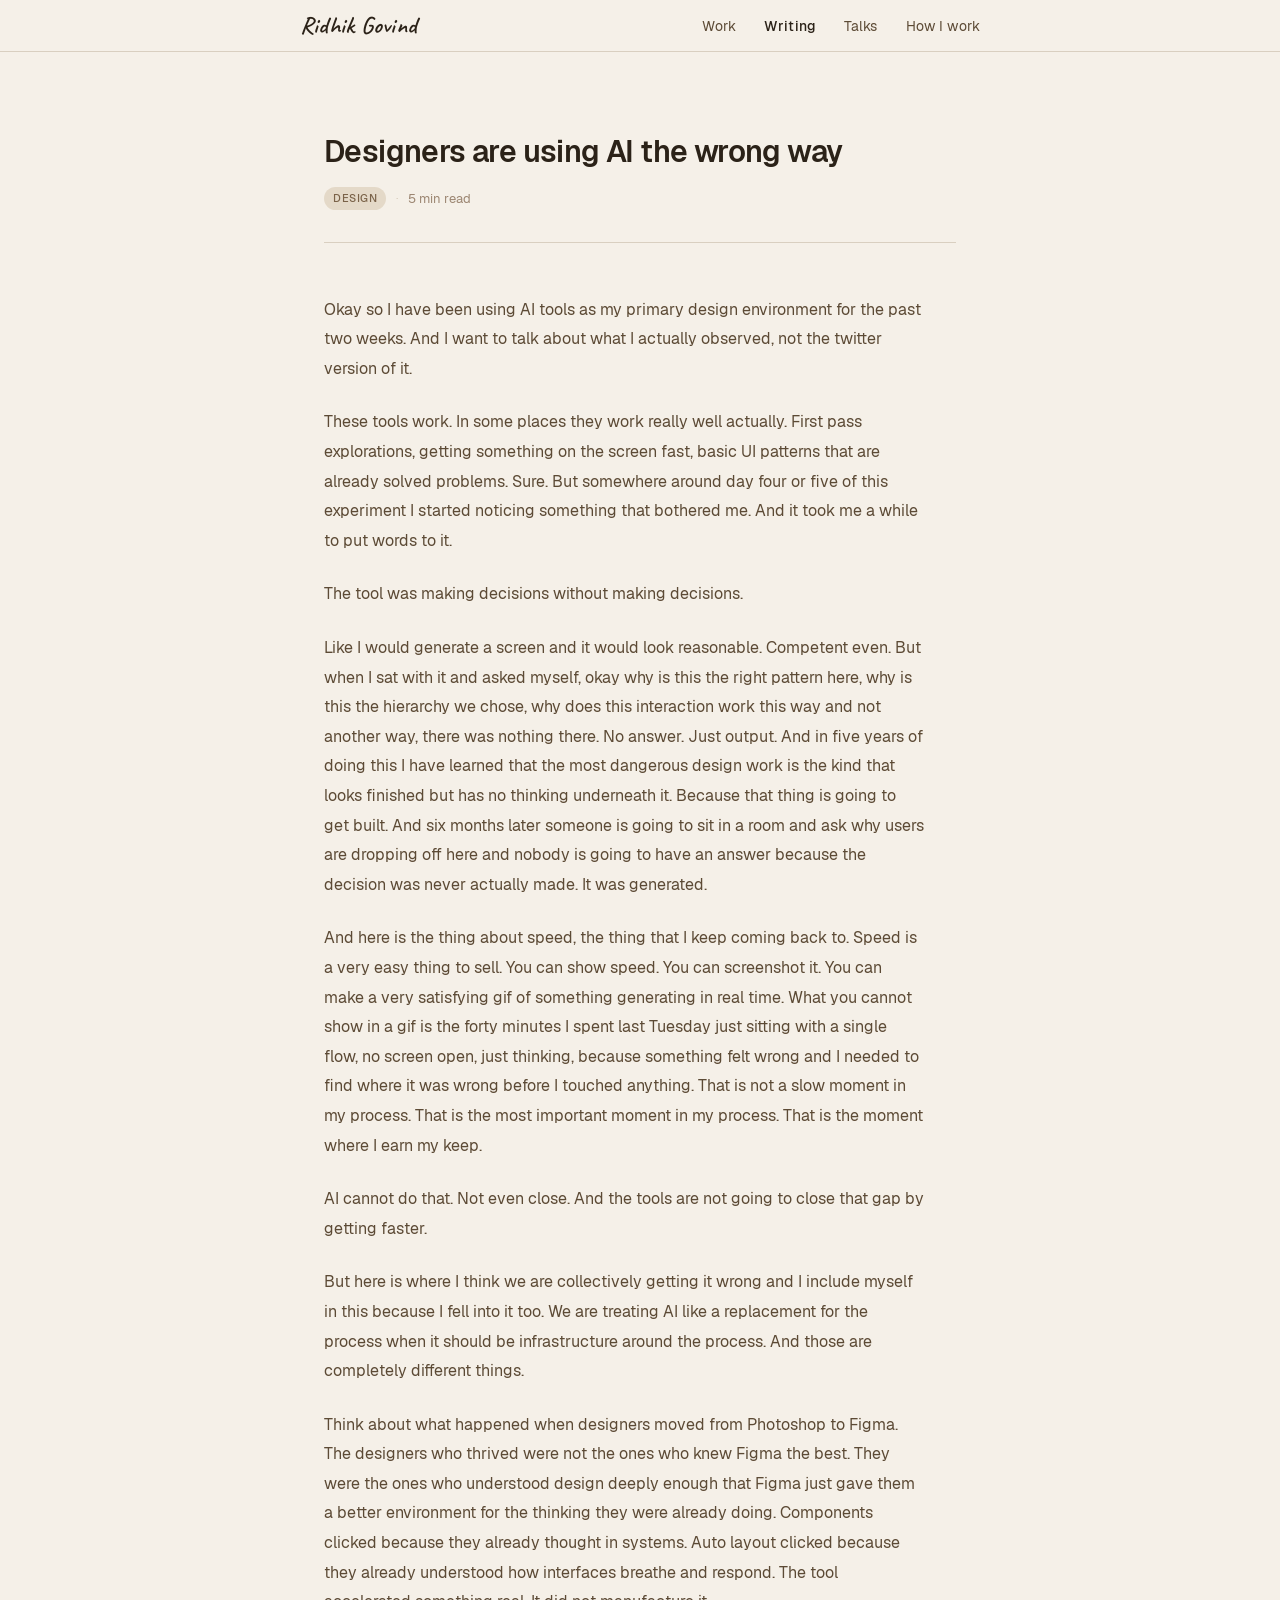
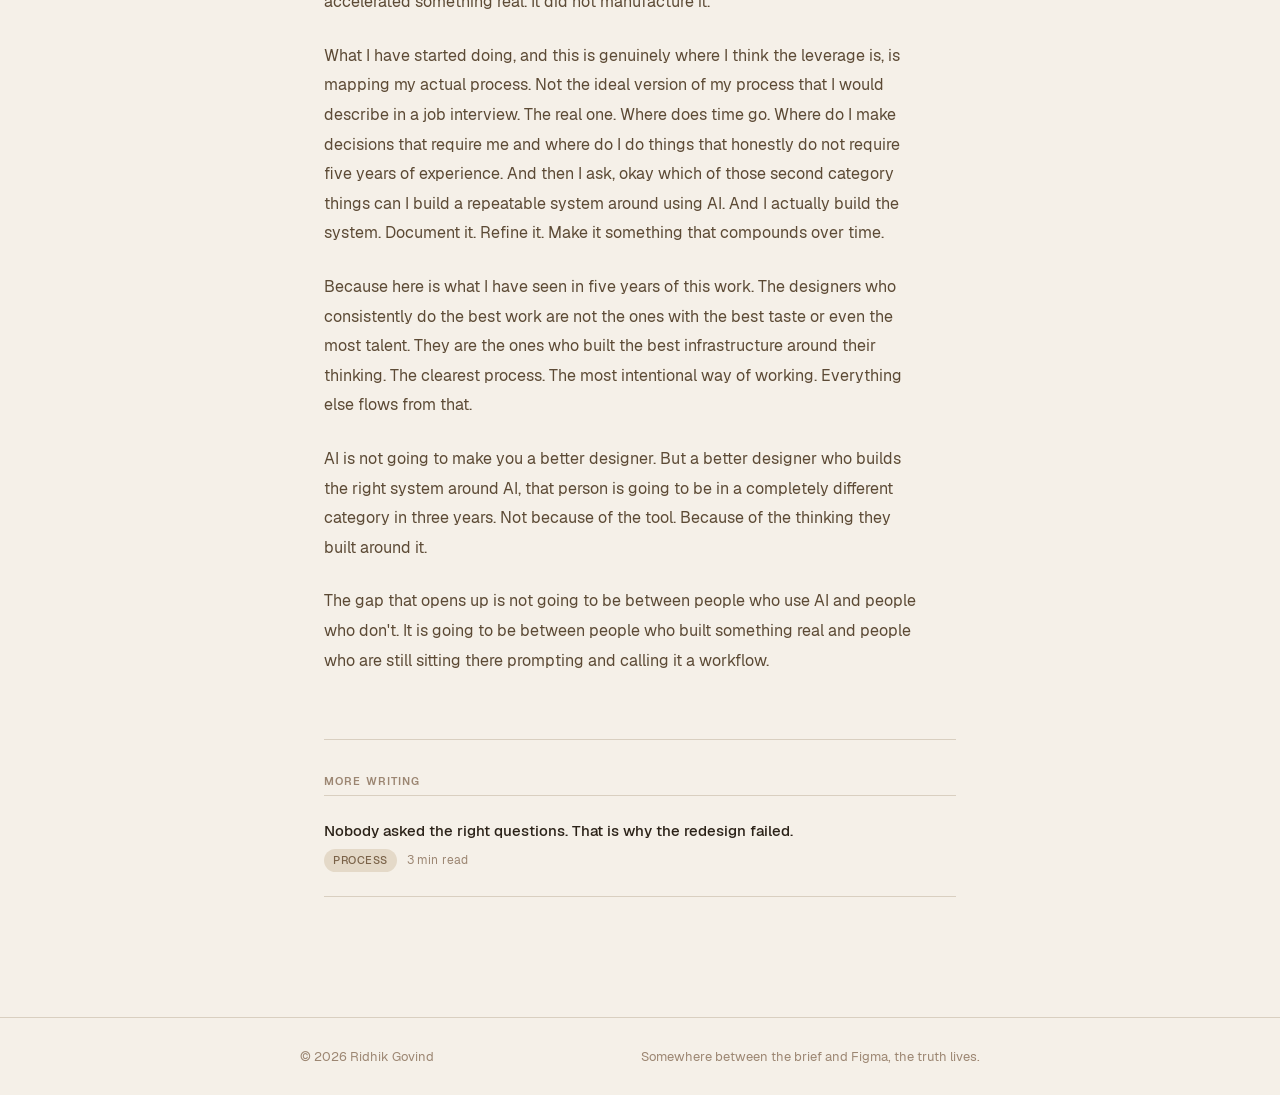
<file: content/writing/designers-using-ai-wrong.html>
<!DOCTYPE html>
<html lang="en">

<head>
  <meta charset="UTF-8" />
  <meta name="viewport" content="width=device-width, initial-scale=1.0" />
  <title>Designers are using AI the wrong way — Ridhik Govind</title>
  <meta name="description"
    content="We are treating AI like a replacement for the process when it should be infrastructure around the process. And those are completely different things." />
  <!-- Favicon -->
  <link rel="apple-touch-icon" sizes="180x180" href="/assets/icons/apple-touch-icon.png" />
  <link rel="icon" type="image/png" sizes="32x32" href="/assets/icons/favicon-32x32.png" />
  <link rel="icon" type="image/png" sizes="16x16" href="/assets/icons/favicon-16x16.png" />
    <meta name="apple-mobile-web-app-title" content="Ridhik" />
  <link rel="icon" type="image/png" sizes="96x96" href="/assets/icons/favicon-96x96.png" />
  <link rel="icon" type="image/svg+xml" href="/assets/icons/favicon.svg" />
  <link rel="manifest" href="/assets/icons/site.webmanifest" />
  <link rel="shortcut icon" href="/assets/icons/favicon.ico" />

  <link rel="stylesheet" href="../../styles.css">
</head>

<body>

  <!-- NAV -->
  <nav>
    <a href="/" class="nav-name">Ridhik Govind</a>
    <ul class="nav-links">
      <li><a href="../../work.html">Work</a></li>
      <li><a href="../../writing.html" class="nav-active">Writing</a></li>
      <li><a href="../../talks.html">Talks</a></li>
      <li><a href="../../how-i-work.html">How I work</a></li>
    </ul>
  </nav>

  <main>

    <article class="essay-article">

      <!-- ARTICLE HEADER -->
      <header class="essay-article-header">
        <h1 class="essay-article-title">Designers are using AI the wrong way</h1>
        <div class="essay-article-meta">
          <span class="essay-tag">Design</span>
          <span class="essay-article-divider">·</span>
          <span class="essay-article-read-time">5 min read</span>
        </div>
      </header>

      <!-- ARTICLE BODY -->
      <div class="essay-article-body">

        <p>Okay so I have been using AI tools as my primary design environment for the past two weeks. And I want to
          talk about what I actually observed, not the twitter version of it.</p>

        <p>These tools work. In some places they work really well actually. First pass explorations, getting something
          on the screen fast, basic UI patterns that are already solved problems. Sure. But somewhere around day four or
          five of this experiment I started noticing something that bothered me. And it took me a while to put words to
          it.</p>

        <p>The tool was making decisions without making decisions.</p>

        <p>Like I would generate a screen and it would look reasonable. Competent even. But when I sat with it and asked
          myself, okay why is this the right pattern here, why is this the hierarchy we chose, why does this interaction
          work this way and not another way, there was nothing there. No answer. Just output. And in five years of doing
          this I have learned that the most dangerous design work is the kind that looks finished but has no thinking
          underneath it. Because that thing is going to get built. And six months later someone is going to sit in a
          room and ask why users are dropping off here and nobody is going to have an answer because the decision was
          never actually made. It was generated.</p>

        <p>And here is the thing about speed, the thing that I keep coming back to. Speed is a very easy thing to sell.
          You can show speed. You can screenshot it. You can make a very satisfying gif of something generating in real
          time. What you cannot show in a gif is the forty minutes I spent last Tuesday just sitting with a single flow,
          no screen open, just thinking, because something felt wrong and I needed to find where it was wrong before I
          touched anything. That is not a slow moment in my process. That is the most important moment in my process.
          That is the moment where I earn my keep.</p>

        <p>AI cannot do that. Not even close. And the tools are not going to close that gap by getting faster.</p>

        <p>But here is where I think we are collectively getting it wrong and I include myself in this because I fell
          into it too. We are treating AI like a replacement for the process when it should be infrastructure around the
          process. And those are completely different things.</p>

        <p>Think about what happened when designers moved from Photoshop to Figma. The designers who thrived were not
          the ones who knew Figma the best. They were the ones who understood design deeply enough that Figma just gave
          them a better environment for the thinking they were already doing. Components clicked because they already
          thought in systems. Auto layout clicked because they already understood how interfaces breathe and respond.
          The tool accelerated something real. It did not manufacture it.</p>

        <p>What I have started doing, and this is genuinely where I think the leverage is, is mapping my actual process.
          Not the ideal version of my process that I would describe in a job interview. The real one. Where does time
          go. Where do I make decisions that require me and where do I do things that honestly do not require five years
          of experience. And then I ask, okay which of those second category things can I build a repeatable system
          around using AI. And I actually build the system. Document it. Refine it. Make it something that compounds
          over time.</p>

        <p>Because here is what I have seen in five years of this work. The designers who consistently do the best work
          are not the ones with the best taste or even the most talent. They are the ones who built the best
          infrastructure around their thinking. The clearest process. The most intentional way of working. Everything
          else flows from that.</p>

        <p>AI is not going to make you a better designer. But a better designer who builds the right system around AI,
          that person is going to be in a completely different category in three years. Not because of the tool. Because
          of the thinking they built around it.</p>

        <p>The gap that opens up is not going to be between people who use AI and people who don't. It is going to be
          between people who built something real and people who are still sitting there prompting and calling it a
          workflow.</p>

      </div>

      <!-- SUGGESTED + BACK LINK -->
      <div class="essay-article-footer">

        <div class="suggested-section">
          <h2 class="suggested-heading">More writing</h2>
          <div class="essay-full-list">

            <a href="nobody-asked-the-right-questions.html" class="essay-full-item">
              <div class="essay-full-top">
                <span class="essay-full-title">Nobody asked the right questions. That is why the redesign failed.</span>
              </div>
              <div class="essay-full-meta">
                <span class="essay-tag">Process</span>
                <span class="essay-full-read-time">3 min read</span>
              </div>
            </a>

          </div>
        </div>



      </div>

    </article>

  </main>

  <!-- FOOTER -->
  <footer>
    <span>© <span id="year">2025</span> Ridhik Govind</span>
    <span id="footer-quip"></span>
  </footer>

  <script>
    document.getElementById('year').textContent = new Date().getFullYear();

    const quips = [
      "Still not sure if that padding is right.",
      "The client wanted it blue. We compromised.",
      "Shipped it anyway.",
      "Somewhere between the brief and Figma, the truth lives.",
      "The design was perfect. Then the meeting happened.",
      "Built with too much tea and not enough sleep.",
      "The first version was worse. Trust me.",
      "Figma crashed twice making this.",
      "The font took longer to pick than the layout.",
      "Designed by someone who still zooms into pixels at 3am.",
      "The PM said two weeks. It took four. Worth it.",
      "Every screen you see went through at least five bad versions first.",
      "I almost went with a different shade of brown.",
      "Designed in Kerala, overthought everywhere.",
      "The spacing is intentional. Mostly."
    ];
    document.getElementById("footer-quip").textContent = quips[Math.floor(Math.random() * quips.length)];
  </script>

</body>

</html>
</file>
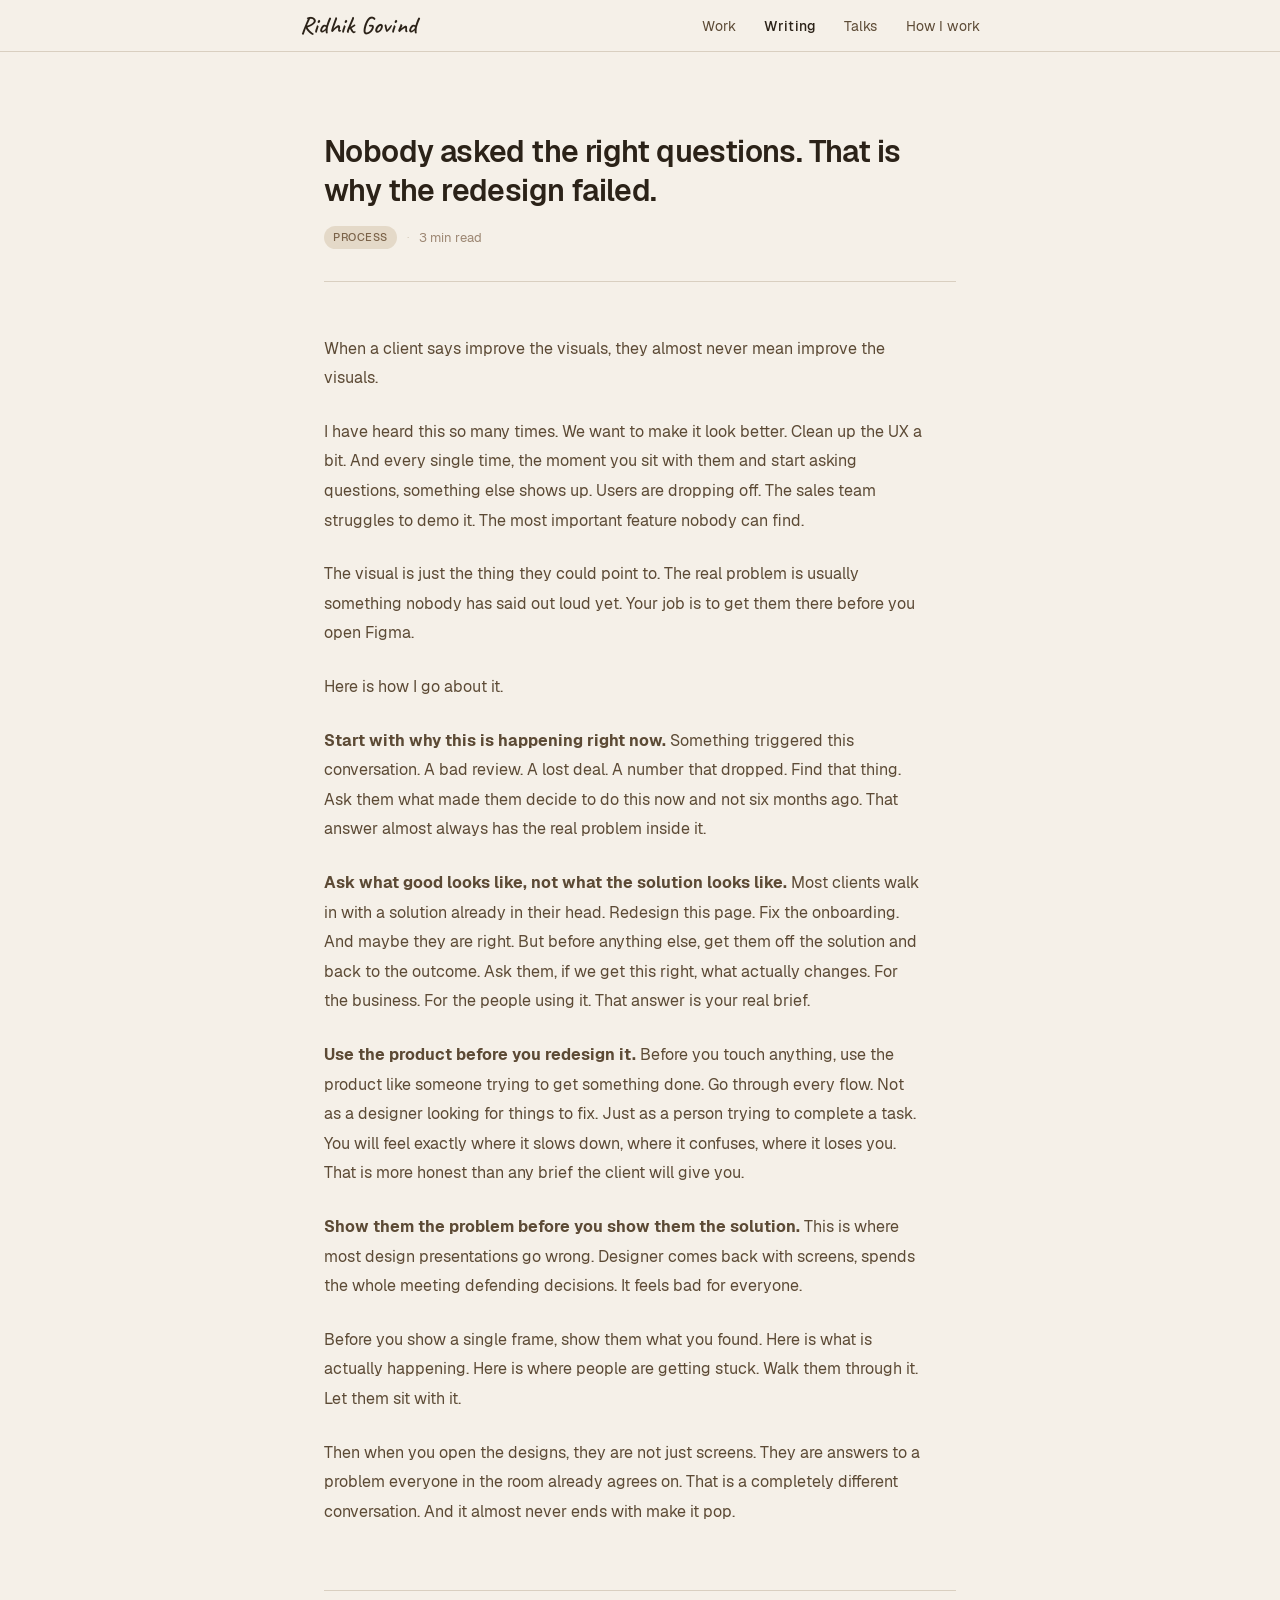
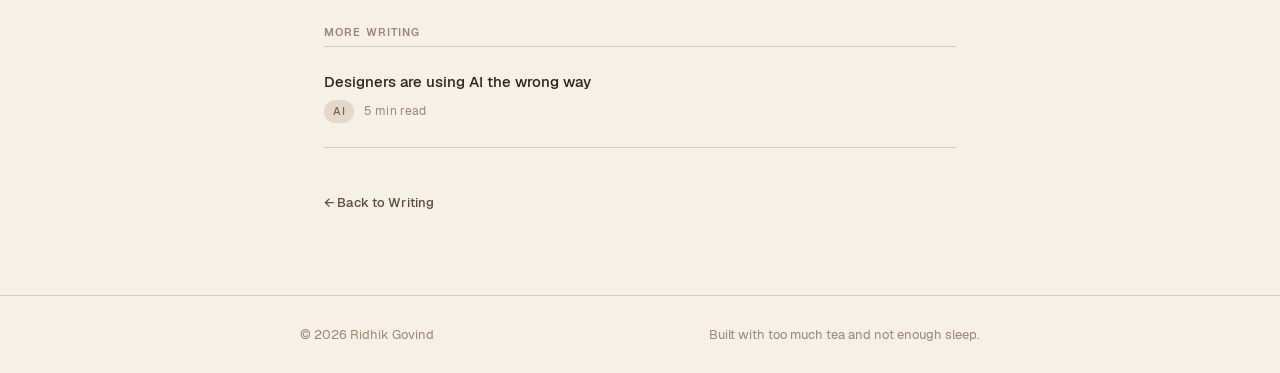
<file: content/writing/nobody-asked-the-right-questions.html>
<!DOCTYPE html>
<html lang="en">

<head>
  <meta charset="UTF-8" />
  <meta name="viewport" content="width=device-width, initial-scale=1.0" />
  <title>Nobody asked the right questions — Ridhik Govind</title>
  <meta name="description"
    content="When a client says improve the visuals, they almost never mean improve the visuals. Your job is to get to the real problem before you open Figma." />
  <!-- Favicon -->
  <link rel="apple-touch-icon" sizes="180x180" href="/assets/icons/apple-touch-icon.png" />
  <link rel="icon" type="image/png" sizes="32x32" href="/assets/icons/favicon-32x32.png" />
  <link rel="icon" type="image/png" sizes="16x16" href="/assets/icons/favicon-16x16.png" />
    <meta name="apple-mobile-web-app-title" content="Ridhik" />
  <link rel="icon" type="image/png" sizes="96x96" href="/assets/icons/favicon-96x96.png" />
  <link rel="icon" type="image/svg+xml" href="/assets/icons/favicon.svg" />
  <link rel="manifest" href="/assets/icons/site.webmanifest" />
  <link rel="shortcut icon" href="/assets/icons/favicon.ico" />

  <link rel="stylesheet" href="../../styles.css">
</head>

<body>

  <!-- NAV -->
  <nav>
    <a href="/" class="nav-name">Ridhik Govind</a>
    <ul class="nav-links">
      <li><a href="../../work.html">Work</a></li>
      <li><a href="../../writing.html" class="nav-active">Writing</a></li>
      <li><a href="../../talks.html">Talks</a></li>
      <li><a href="../../how-i-work.html">How I work</a></li>
    </ul>
  </nav>

  <main>

    <article class="essay-article">

      <!-- ARTICLE HEADER -->
      <header class="essay-article-header">
        <h1 class="essay-article-title">Nobody asked the right questions. That is why the redesign failed.</h1>
        <div class="essay-article-meta">
          <span class="essay-tag">Process</span>
          <span class="essay-article-divider">·</span>
          <span class="essay-article-read-time">3 min read</span>
        </div>
      </header>

      <!-- ARTICLE BODY -->
      <div class="essay-article-body">

        <p>When a client says improve the visuals, they almost never mean improve the visuals.</p>

        <p>I have heard this so many times. We want to make it look better. Clean up the UX a bit. And every single
          time, the moment you sit with them and start asking questions, something else shows up. Users are dropping
          off. The sales team struggles to demo it. The most important feature nobody can find.</p>

        <p>The visual is just the thing they could point to. The real problem is usually something nobody has said out
          loud yet. Your job is to get them there before you open Figma.</p>

        <p>Here is how I go about it.</p>

        <p><strong>Start with why this is happening right now.</strong> Something triggered this conversation. A bad
          review. A lost deal. A number that dropped. Find that thing. Ask them what made them decide to do this now and
          not six months ago. That answer almost always has the real problem inside it.</p>

        <p><strong>Ask what good looks like, not what the solution looks like.</strong> Most clients walk in with a
          solution already in their head. Redesign this page. Fix the onboarding. And maybe they are right. But before
          anything else, get them off the solution and back to the outcome. Ask them, if we get this right, what
          actually changes. For the business. For the people using it. That answer is your real brief.</p>

        <p><strong>Use the product before you redesign it.</strong> Before you touch anything, use the product like
          someone trying to get something done. Go through every flow. Not as a designer looking for things to fix. Just
          as a person trying to complete a task. You will feel exactly where it slows down, where it confuses, where it
          loses you. That is more honest than any brief the client will give you.</p>

        <p><strong>Show them the problem before you show them the solution.</strong> This is where most design
          presentations go wrong. Designer comes back with screens, spends the whole meeting defending decisions. It
          feels bad for everyone.</p>

        <p>Before you show a single frame, show them what you found. Here is what is actually happening. Here is where
          people are getting stuck. Walk them through it. Let them sit with it.</p>

        <p>Then when you open the designs, they are not just screens. They are answers to a problem everyone in the room
          already agrees on. That is a completely different conversation. And it almost never ends with make it pop.</p>

      </div>

      <!-- SUGGESTED + BACK LINK -->
      <div class="essay-article-footer">

        <div class="suggested-section">
          <h2 class="suggested-heading">More writing</h2>
          <div class="essay-full-list">

            <a href="designers-using-ai-wrong.html" class="essay-full-item">
              <div class="essay-full-top">
                <span class="essay-full-title">Designers are using AI the wrong way</span>
              </div>
              <div class="essay-full-meta">
                <span class="essay-tag">AI</span>
                <span class="essay-full-read-time">5 min read</span>
              </div>
            </a>

          </div>
        </div>

        <a href="../../writing.html" class="essay-back-link">← Back to Writing</a>

      </div>

    </article>

  </main>

  <!-- FOOTER -->
  <footer>
    <span>© <span id="year">2025</span> Ridhik Govind</span>
    <span id="footer-quip"></span>
  </footer>

  <script>
    document.getElementById('year').textContent = new Date().getFullYear();

    const quips = [
      "Still not sure if that padding is right.",
      "The client wanted it blue. We compromised.",
      "Shipped it anyway.",
      "Somewhere between the brief and Figma, the truth lives.",
      "The design was perfect. Then the meeting happened.",
      "Built with too much tea and not enough sleep.",
      "The first version was worse. Trust me.",
      "Figma crashed twice making this.",
      "The font took longer to pick than the layout.",
      "Designed by someone who still zooms into pixels at 3am.",
      "The PM said two weeks. It took four. Worth it.",
      "Every screen you see went through at least five bad versions first.",
      "I almost went with a different shade of brown.",
      "Designed in Kerala, overthought everywhere.",
      "The spacing is intentional. Mostly."
    ];
    document.getElementById("footer-quip").textContent = quips[Math.floor(Math.random() * quips.length)];
  </script>

</body>

</html>
</file>
<file: styles.css>
@import url('https://fonts.googleapis.com/css2?family=Caveat:wght@600&display=swap');

@font-face {
  font-family: 'Geist';
  src: url('assets/fonts/Geist-Regular.woff2') format('woff2');
  font-weight: 400;
  font-style: normal;
  font-display: swap;
}

@font-face {
  font-family: 'Geist';
  src: url('assets/fonts/Geist-Medium.woff2') format('woff2');
  font-weight: 500;
  font-style: normal;
  font-display: swap;
}

@font-face {
  font-family: 'Geist';
  src: url('assets/fonts/Geist-SemiBold.woff2') format('woff2');
  font-weight: 600;
  font-style: normal;
  font-display: swap;
}

@font-face {
  font-family: 'Geist';
  src: url('assets/fonts/Geist-Bold.woff2') format('woff2');
  font-weight: 700;
  font-style: normal;
  font-display: swap;
}

@font-face {
  font-family: 'Geist';
  src: url('assets/fonts/Geist-Black.woff2') format('woff2');
  font-weight: 900;
  font-style: normal;
  font-display: swap;
}

:root {
  --bg: #f5f0e8;
  --bg-warm: #ede6d6;
  --bg-card: #ede5d4;
  --ink: #2b2218;
  --ink-mid: #5c4a35;
  --ink-soft: #9c8672;
  --accent: #c4703a;
  --accent-lt: #e8c4a0;
  --rule: #d9cfc0;
  --tag-bg: #e4d9c8;
  --tag-ink: #7a6248;
  --serif: 'Geist', sans-serif;
  --sans: 'Geist', sans-serif;
}


*,
*::before,
*::after {
  box-sizing: border-box;
  margin: 0;
  padding: 0;
}

html {
  scroll-behavior: smooth;
}

body {
  background: var(--bg);
  color: var(--ink);
  font-family: var(--sans);
  font-size: 16px;
  line-height: 1.7;
  -webkit-font-smoothing: antialiased;
}

/* GLOBAL LINK HOVER UNDERLINE */
/* Only applies to inline links — block card anchors are excluded */
a:not(.essay-full-item):not(.essay-item):not(.talk-item):not(.nav-name):not(.work-item) {
  text-underline-offset: 3px;
  text-decoration-thickness: 1px;
  text-decoration-color: transparent;
  transition:
    color 0.2s ease,
    text-decoration-color 0.2s ease;
}

a:not(.essay-full-item):not(.essay-item):not(.talk-item):not(.nav-name):not(.work-item):hover {
  text-decoration: underline;
  text-decoration-color: var(--accent);
  text-decoration-thickness: 1px;
  text-underline-offset: 3px;
}

/* Card title-only underline on hover */
.essay-full-item:hover .essay-full-title,
.essay-item:hover .essay-title {
  text-decoration: underline;
  text-decoration-color: var(--accent);
  text-decoration-thickness: 1px;
  text-underline-offset: 2px;
}

/* NAV */
nav {
  position: sticky;
  top: 0;
  z-index: 100;
  background: var(--bg);
  border-bottom: 1px solid var(--rule);
  padding: 0 max(24px, calc((100vw - 680px) / 2));
  display: flex;
  align-items: center;
  justify-content: space-between;
  height: 52px;
}

.nav-name {
  font-family: 'Caveat', cursive;
  font-size: 24px;
  font-weight: 600;
  color: var(--ink);
  text-decoration: none;
  letter-spacing: 0.01em;
  position: relative;
  display: inline-flex;
}

.nav-name span {
  color: var(--accent);
}

/* Chat Bubble on Hover */
.nav-name::after {
  content: "Hey you! \1F44B";
  /* Wave emoji using Unicode escape if necessary, but direct char works too: 👋 */
  position: absolute;
  top: calc(100% + 4px);
  left: 0;
  background: #1a1a1a;
  color: #ffffff;
  font-family: var(--sans);
  font-size: 13px;
  font-weight: 500;
  padding: 6px 12px;
  border-radius: 14px;
  border-top-left-radius: 2px;
  /* Speech bubble tail pointing to text */
  white-space: nowrap;

  /* 3D and shadow styling */
  box-shadow:
    0px 4px 14px rgba(0, 0, 0, 0.15),
    0px 2px 4px rgba(0, 0, 0, 0.1),
    0px 1px 0px rgba(255, 255, 255, 0.1) inset,
    0px -2px 0px rgba(0, 0, 0, 0.2) inset,
    0px 0px 0px 1px rgba(0, 0, 0, 0.2);

  opacity: 0;
  visibility: hidden;
  pointer-events: none;
  transform: translateY(10px) scale(0.95);
  transform-origin: top left;
  transition: all 0.4s cubic-bezier(0.16, 1, 0.3, 1);
  z-index: 200;
}

.nav-name:hover::after {
  opacity: 1;
  visibility: visible;
  transform: translateY(0px) scale(1);
}

.nav-links {
  display: flex;
  gap: 28px;
  list-style: none;
}

.nav-links a {
  font-size: 13.5px;
  color: var(--ink-mid);
  text-decoration: none;
  font-weight: 400;
  letter-spacing: 0.01em;
  transition: color 0.2s;
}

.nav-links a:hover {
  color: var(--accent);
  text-decoration: underline;
  text-decoration-color: var(--accent);
  text-decoration-thickness: 1px;
  text-underline-offset: 3px;
}

/* MAIN CONTENT WRAPPER */
main {
  max-width: 680px;
  margin: 0 auto;
  padding: 0 24px;
}

/* SECTION SPACING */
section {
  padding: 72px 0;
}

section+section {
  border-top: 1px solid var(--rule);
}

/* HERO */
.hero {
  padding-top: 80px;
  padding-bottom: 72px;
}

.hero-greeting {
  font-family: var(--serif);
  font-size: clamp(28px, 5vw, 38px);
  font-weight: 500;
  line-height: 1.3;
  color: var(--ink);
  margin-bottom: 20px;
}

.hero-greeting em {
  font-style: italic;
  color: var(--accent);
}

.hero-sub {
  font-size: 16px;
  color: var(--ink-mid);
  line-height: 1.75;
  max-width: 520px;
  margin-bottom: 32px;
}

.hero-name-hover {
  font-weight: 600;
  color: var(--accent);
  text-decoration: underline;
  text-decoration-color: var(--accent-lt);
  text-decoration-thickness: 1.5px;
  text-underline-offset: 3px;
  position: relative;
  display: inline-block;
  cursor: pointer;
  transition: color 0.2s;
}

.hero-name-hover::before {
  content: "";
  position: absolute;
  top: 100%;
  margin-top: 2px; /* Line height padding covers ~6px, this adds 2px for precisely 8px visual gap */
  bottom: auto;
  left: 50%;
  width: 150px;
  height: 160px;
  background-image: url('assets/images/ridhik-polaroid-4-onhover.jpg');
  background-size: contain;
  background-repeat: no-repeat;
  background-position: center;
  mix-blend-mode: multiply; /* Gracefully removes the jpeg background */
  /* Replaced border and box-shadow to prevent weird clipping boundaries */

  /* Initial state: Angled 10 degrees, dropped slightly */
  opacity: 0;
  visibility: hidden;
  pointer-events: none;
  transform: translateX(-50%) translateY(24px) rotate(10deg);
  /* Fast ease in, smooth ease out */
  transition: all 0.6s cubic-bezier(0.16, 1, 0.3, 1);
  z-index: 9999;
}

.hero-name-hover:hover {
  z-index: 50; /* Forces the container to climb above all sibling text layers */
}

.hero-name-hover:hover::before {
  opacity: 1;
  visibility: visible;
  /* Final state: Moves up, maintains 10 degrees */
  transform: translateX(-50%) translateY(0) rotate(10deg);
}

.hero-wac-hover {
  font-weight: 500;
  color: var(--accent);
  text-decoration: underline;
  text-decoration-color: var(--accent-lt);
  text-decoration-thickness: 1.5px;
  text-underline-offset: 3px;
  position: relative;
  display: inline-block;
  cursor: pointer;
  transition: color 0.2s;
}

.hero-wac-hover:hover {
  color: var(--accent);
  z-index: 50;
}

.hero-wac-hover::before {
  content: "";
  position: absolute;
  top: 100%;
  margin-top: 2px; /* 8px visual distance (compensates for inline-block line-height padding) */
  left: 50%;
  width: 120px;
  height: 48px;
  background-image: url('assets/images/wac-logo-onhover.png');
  background-size: contain;
  background-repeat: no-repeat;
  background-position: center;
  
  opacity: 0;
  visibility: hidden;
  pointer-events: none;
  transform: translateX(-50%) translateY(10px);
  transition: all 0.4s cubic-bezier(0.16, 1, 0.3, 1);
  z-index: 9999;
}

.hero-wac-hover:hover::before {
  opacity: 1;
  visibility: visible;
  transform: translateX(-50%) translateY(0);
}

.hero-tags {
  display: flex;
  flex-wrap: wrap;
  gap: 8px;
}

.tag {
  font-size: 12px;
  font-weight: 500;
  letter-spacing: 0.04em;
  text-transform: uppercase;
  background: var(--tag-bg);
  color: var(--tag-ink);
  padding: 4px 12px;
  border-radius: 100px;
}

/* PHOTOS ROW — scattered polaroid feel */
.photo-strip {
  display: flex;
  gap: 10px;
  margin: 40px 0 0;
  padding: 8px 0;
  overflow-x: auto;
  scrollbar-width: none;
}

.photo-strip::-webkit-scrollbar {
  display: none;
}

.polaroid {
  flex-shrink: 0;
  width: 120px;
  background: #fff;
  padding: 8px 8px 20px;
  box-shadow: 0 2px 8px rgba(0, 0, 0, 0.08);
  transform: rotate(-1.5deg);
}

.polaroid:nth-child(2) {
  transform: rotate(1.2deg);
  margin-top: 12px;
}

.polaroid:nth-child(3) {
  transform: rotate(-0.8deg);
  margin-top: 4px;
}

.polaroid:nth-child(4) {
  transform: rotate(2deg);
  margin-top: 8px;
}

.polaroid-img {
  width: 100%;
  aspect-ratio: 1;
  background: var(--bg-card);
  display: flex;
  align-items: center;
  justify-content: center;
  font-size: 22px;
}

/* SECTION HEADERS */
.section-label {
  font-family: var(--serif);
  font-size: 22px;
  font-weight: 500;
  color: var(--ink);
  margin-bottom: 28px;
  letter-spacing: -0.01em;
}

/* WRITING */
.essay-list {
  display: flex;
  flex-direction: column;
  gap: 0;
}

.essay-item {
  display: flex;
  align-items: baseline;
  justify-content: space-between;
  gap: 16px;
  padding: 14px 0;
  border-bottom: 1px solid var(--rule);
  text-decoration: none;
  color: inherit;
  transition: color 0.15s;
}

.essay-item:first-child {
  border-top: 1px solid var(--rule);
}

.essay-item:hover .essay-title {
  color: var(--accent);
}

.essay-left {
  display: flex;
  align-items: baseline;
  gap: 12px;
  flex: 1;
  min-width: 0;
}

.essay-title {
  font-size: 14.5px;
  font-weight: 400;
  color: var(--ink);
  transition: color 0.15s;
  white-space: nowrap;
  overflow: hidden;
  text-overflow: ellipsis;
}

.essay-tag {
  font-size: 11px;
  font-weight: 500;
  letter-spacing: 0.05em;
  text-transform: uppercase;
  background: var(--tag-bg);
  color: var(--tag-ink);
  padding: 2px 9px;
  border-radius: 100px;
  white-space: nowrap;
  flex-shrink: 0;
}

.essay-reads {
  font-size: 12px;
  color: var(--ink-soft);
  white-space: nowrap;
  flex-shrink: 0;
}

.view-all {
  display: inline-flex;
  align-items: center;
  gap: 6px;
  margin-top: 20px;
  font-size: 13px;
  font-weight: 500;
  color: var(--accent);
  text-decoration: none;
  letter-spacing: 0.02em;
  transition: gap 0.2s;
}

.view-all:hover {
  gap: 10px;
}

/* EXPERIENCE */
.exp-list {
  display: flex;
  flex-direction: column;
  gap: 0;
}

.exp-item {
  display: grid;
  grid-template-columns: 96px 1fr;
  gap: 0 24px;
  padding: 28px 0;
  border-bottom: 1px solid var(--rule);
}

.exp-item:first-child {
  border-top: 1px solid var(--rule);
}

.exp-period {
  font-size: 11.5px;
  color: var(--ink-soft);
  letter-spacing: 0.03em;
  padding-top: 3px;
  text-transform: uppercase;
  font-weight: 500;
}

.exp-role {
  font-family: var(--serif);
  font-size: 16px;
  font-weight: 500;
  color: var(--ink);
  line-height: 1.3;
  margin-bottom: 2px;
}

.exp-company {
  font-size: 13.5px;
  color: var(--accent);
  font-weight: 500;
  margin-bottom: 10px;
}

.exp-desc {
  font-size: 14px;
  color: var(--ink-mid);
  line-height: 1.7;
}

.exp-bullets {
  margin-top: 10px;
  padding-left: 0;
  list-style: none;
  display: flex;
  flex-direction: column;
  gap: 4px;
}

.exp-bullets li {
  font-size: 13.5px;
  color: var(--ink-mid);
  padding-left: 14px;
  position: relative;
}

.exp-bullets li::before {
  content: '+';
  position: absolute;
  left: 0;
  color: var(--accent);
  font-weight: 600;
}

/* CONTACT */
.contact-heading {
  font-family: var(--serif);
  font-size: 22px;
  font-weight: 500;
  margin-bottom: 12px;
}

.contact-sub {
  font-size: 14.5px;
  color: var(--ink-mid);
  margin-bottom: 24px;
  max-width: 420px;
}

.contact-links {
  display: flex;
  gap: 20px;
  flex-wrap: wrap;
}

.contact-links a {
  font-size: 14px;
  font-weight: 600;
  color: var(--accent);
  text-decoration: underline;
  text-decoration-color: var(--accent-lt);
  text-decoration-thickness: 1.5px;
  text-underline-offset: 3px;
  position: relative;
  display: inline-block;
  cursor: pointer;
  transition: color 0.2s;
}

.contact-links a:hover {
  color: var(--accent);
}

/* FOOTER */
footer {
  border-top: 1px solid var(--rule);
  padding: 28px max(24px, calc((100vw - 680px) / 2));
  display: flex;
  align-items: center;
  justify-content: space-between;
  font-size: 12.5px;
  color: var(--ink-soft);
}

footer a {
  color: var(--ink-soft);
  text-decoration: none;
}

footer a:hover {
  color: var(--accent);
}

/* FADE IN - Notion Style */
@keyframes fadeUp {
  from {
    opacity: 0;
    transform: translateY(12px);
  }

  to {
    opacity: 1;
    transform: translateY(0);
  }
}

nav {
  animation: fadeUp 0.8s cubic-bezier(0.16, 1, 0.3, 1) both;
}

.hero-greeting {
  animation: fadeUp 0.8s cubic-bezier(0.16, 1, 0.3, 1) 0.05s both;
}

.hero-sub {
  animation: fadeUp 0.8s cubic-bezier(0.16, 1, 0.3, 1) 0.1s both;
}

.hero-tags {
  animation: fadeUp 0.8s cubic-bezier(0.16, 1, 0.3, 1) 0.15s both;
}

.photo-strip {
  animation: fadeUp 0.8s cubic-bezier(0.16, 1, 0.3, 1) 0.2s both;
}

#writing,
.page-hero,
.talks-section,
.essays-full-section,
.hiw-sections {
  animation: fadeUp 0.8s cubic-bezier(0.16, 1, 0.3, 1) 0.2s both;
}

#contact,
.essay-article-footer {
  animation: fadeUp 0.8s cubic-bezier(0.16, 1, 0.3, 1) 0.3s both;
}

footer {
  animation: fadeUp 0.8s cubic-bezier(0.16, 1, 0.3, 1) 0.4s both;
}

/* RESPONSIVE */
@media (max-width: 600px) {
  .exp-item {
    grid-template-columns: 1fr;
    gap: 4px;
  }

  .exp-period {
    margin-bottom: 4px;
  }

  nav {
    flex-direction: column;
    align-items: flex-start;
    height: auto;
    padding: 18px 24px;
    gap: 16px;
  }

  .nav-links {
    gap: 20px;
    width: 100%;
    flex-wrap: wrap;
    justify-content: flex-start;
  }

  footer {
    flex-direction: column;
    align-items: flex-start;
    gap: 12px;
    padding: 28px 24px;
  }
}

/* NAV ACTIVE STATE */
.nav-links a.nav-active {
  color: var(--ink);
  font-weight: 500;
}

/* PAGE HERO (for inner pages) */
.page-hero {
  padding-top: 80px;
  padding-bottom: 64px;
}

.page-title {
  font-size: clamp(28px, 5vw, 38px);
  font-weight: 600;
  color: var(--ink);
  letter-spacing: -0.02em;
  margin-bottom: 10px;
  animation: fadeUp 0.8s cubic-bezier(0.16, 1, 0.3, 1) 0.05s both;
}

.page-sub {
  font-size: 16px;
  color: var(--ink-mid);
  margin-bottom: 20px;
  animation: fadeUp 0.8s cubic-bezier(0.16, 1, 0.3, 1) 0.1s both;
}

.page-body {
  font-size: 14.5px;
  color: var(--ink-mid);
  line-height: 1.8;
  max-width: 520px;
  animation: fadeUp 0.8s cubic-bezier(0.16, 1, 0.3, 1) 0.15s both;
}

.page-body a {
  color: var(--accent);
  text-decoration: none;
  border-bottom: 1px solid var(--accent-lt);
  transition: border-color 0.2s;
}

.page-body a:hover {
  border-color: var(--accent);
  text-decoration: none;
}

/* ─── TALKS PAGE ──────────────────────────────── */
.talks-section {
  padding-top: 0;
}

.talk-list {
  display: flex;
  flex-direction: column;
  gap: 0;
}

.talk-item {
  display: flex;
  flex-direction: column;
  padding: 24px 0;
  border-bottom: 1px solid var(--rule);
}

.talk-item:first-child {
  border-top: 1px solid var(--rule);
}

.talk-main {
  display: flex;
  flex-direction: column;
  gap: 4px;
}

.talk-title {
  font-size: 15px;
  font-weight: 500;
  color: var(--ink);
  line-height: 1.4;
}

.talk-meta {
  font-size: 12px;
  font-weight: 500;
  letter-spacing: 0.03em;
  text-transform: uppercase;
  color: var(--ink-soft);
  margin-top: 2px;
}

.talk-desc {
  font-size: 13.5px;
  color: var(--ink-mid);
  line-height: 1.65;
  margin-top: 6px;
}

/* ─── WRITING PAGE ────────────────────────────── */

/* Filter tags */
.filter-tags {
  display: flex;
  flex-wrap: wrap;
  gap: 8px;
  margin-top: 28px;
  animation: fadeUp 0.8s cubic-bezier(0.16, 1, 0.3, 1) 0.2s both;
}

.filter-tag {
  font-size: 12px;
  font-weight: 500;
  letter-spacing: 0.04em;
  text-transform: uppercase;
  background: var(--tag-bg);
  color: var(--tag-ink);
  padding: 5px 14px;
  border-radius: 100px;
  border: 1.5px solid transparent;
  cursor: pointer;
  transition: background 0.15s, color 0.15s, border-color 0.15s;
}

.filter-tag:hover {
  background: var(--accent-lt);
  color: var(--ink);
}

.filter-tag.active {
  background: var(--accent);
  color: #fff;
  border-color: var(--accent);
}

/* Full essay list */
.essays-full-section {
  padding-top: 0;
}

.essay-full-list {
  display: flex;
  flex-direction: column;
  gap: 0;
}

.essay-full-item {
  display: flex;
  flex-direction: column;
  gap: 6px;
  padding: 24px 0;
  border-bottom: 1px solid var(--rule);
  text-decoration: none;
  color: inherit;
  transition: opacity 0.15s;
}

.essay-full-item:first-child {
  border-top: 1px solid var(--rule);
}

.essay-full-item:hover .essay-full-title {
  color: var(--accent);
}

.essay-full-top {
  display: flex;
  align-items: flex-start;
  gap: 10px;
}

.essay-full-title {
  font-size: 15px;
  font-weight: 500;
  color: var(--ink);
  line-height: 1.4;
  transition: color 0.15s;
}

.essay-full-meta {
  display: flex;
  align-items: center;
  gap: 10px;
  margin-top: 2px;
}

.essay-full-date {
  font-size: 12px;
  color: var(--ink-soft);
  letter-spacing: 0.02em;
}

.essay-full-desc {
  font-size: 13.5px;
  color: var(--ink-mid);
  line-height: 1.65;
  margin-top: 2px;
}

/* ─── HOW I WORK PAGE ─────────────────────────── */

.hiw-sections {
  display: flex;
  flex-direction: column;
}

.hiw-section {
  padding: 52px 0;
  border-top: 1px solid var(--rule);
}

.hiw-section-label {
  font-size: 11px;
  font-weight: 600;
  letter-spacing: 0.1em;
  text-transform: uppercase;
  color: var(--ink-soft);
  margin-bottom: 28px;
}

.hiw-items {
  display: flex;
  flex-direction: column;
  gap: 28px;
}

.hiw-item {
  display: flex;
  flex-direction: column;
  gap: 6px;
}

.hiw-item-title {
  font-size: 15px;
  font-weight: 500;
  color: var(--ink);
  line-height: 1.4;
}

.hiw-item-body {
  font-size: 14px;
  color: var(--ink-mid);
  line-height: 1.75;
  max-width: 540px;
}

.hiw-closing {
  padding: 52px 0 80px;
  border-top: 1px solid var(--rule);
}

.hiw-closing-text {
  font-size: 14.5px;
  color: var(--ink-soft);
  line-height: 1.75;
  max-width: 520px;
  font-style: italic;
}

/* ─── ESSAY READING PAGE ──────────────────────── */

.essay-article {
  padding: 80px 0 80px;
}

.essay-article-header {
  margin-bottom: 52px;
  padding-bottom: 32px;
  border-bottom: 1px solid var(--rule);
  animation: fadeUp 0.8s cubic-bezier(0.16, 1, 0.3, 1) 0.05s both;
}

.essay-article-title {
  font-size: clamp(22px, 4vw, 30px);
  font-weight: 600;
  color: var(--ink);
  line-height: 1.3;
  letter-spacing: -0.02em;
  margin-bottom: 16px;
}

.essay-article-meta {
  display: flex;
  align-items: center;
  gap: 10px;
  flex-wrap: wrap;
}

.essay-article-date {
  font-size: 12.5px;
  color: var(--ink-soft);
}

.essay-article-divider {
  font-size: 12px;
  color: var(--rule);
}

.essay-article-read-time {
  font-size: 12.5px;
  color: var(--ink-soft);
}

/* Read time in essay listing */
.essay-full-read-time {
  font-size: 12px;
  color: var(--ink-soft);
  letter-spacing: 0.01em;
}

/* Article body */
.essay-article-body {
  display: flex;
  flex-direction: column;
  gap: 24px;
  animation: fadeUp 0.8s cubic-bezier(0.16, 1, 0.3, 1) 0.1s both;
}

.essay-article-body p {
  font-size: 16px;
  color: var(--ink-mid);
  line-height: 1.85;
  max-width: 600px;
}


/* Article footer */
.essay-article-footer {
  margin-top: 64px;
  padding-top: 32px;
  border-top: 1px solid var(--rule);
}

/* Suggested essays section */
.suggested-section {
  margin-bottom: 40px;
}

.suggested-heading {
  font-size: 11px;
  font-weight: 600;
  letter-spacing: 0.1em;
  text-transform: uppercase;
  color: var(--ink-soft);
  margin-bottom: 4px;
}

/* Back link */
.essay-back-link {
  display: inline-block;
  margin-top: 4px;
  font-size: 13px;
  font-weight: 500;
  color: var(--ink-mid);
  text-decoration: none;
  letter-spacing: 0.01em;
  transition: color 0.2s;
}

.essay-back-link:hover {
  color: var(--accent);
}

/* ─── WORK PAGE ────────────────────────────── */

.work-section {
  padding-top: 0;
}

.work-list {
  display: flex;
  flex-direction: column;
  gap: 48px;
}

.work-item {
  display: flex;
  flex-direction: column;
  gap: 16px;
  text-decoration: none;
  color: inherit;
  animation: fadeUp 0.8s cubic-bezier(0.16, 1, 0.3, 1) 0.15s both;
}

.work-image-container {
  width: 100%;
  aspect-ratio: 16 / 10;
  background: var(--bg-card);
  border-radius: 8px;
  overflow: hidden;
  position: relative;
  box-shadow: 0 8px 24px rgba(0,0,0,0.06);
}

.work-image-container img {
  width: 100%;
  height: 100%;
  object-fit: cover;
  transition: transform 0.4s ease;
}

.work-item:hover .work-image-container img {
  transform: scale(1.02);
}

.work-details {
  display: flex;
  justify-content: space-between;
  align-items: center;
}

.work-title-wrapper {
  display: flex;
  align-items: center;
  gap: 8px;
}

.work-title {
  /* No serif, keeping standard sans like talks / essays unless requested.
     Wait, it seems other titles like talks are sans too mostly. 
     If keeping with "essay-full-title", it's 15px font-weight 500. Let's make work title bigger. */
  font-family: var(--serif);
  font-size: 20px;
  font-weight: 500;
  color: var(--ink);
  transition: color 0.15s;
}

.work-item:hover .work-title {
  color: var(--accent);
}

.work-arrow {
  opacity: 0;
  transform: translateX(-10px);
  transition: all 0.3s ease;
  color: var(--accent);
  font-size: 20px;
  line-height: 1;
}

.work-item:hover .work-arrow {
  opacity: 1;
  transform: translateX(0);
}
</file>
